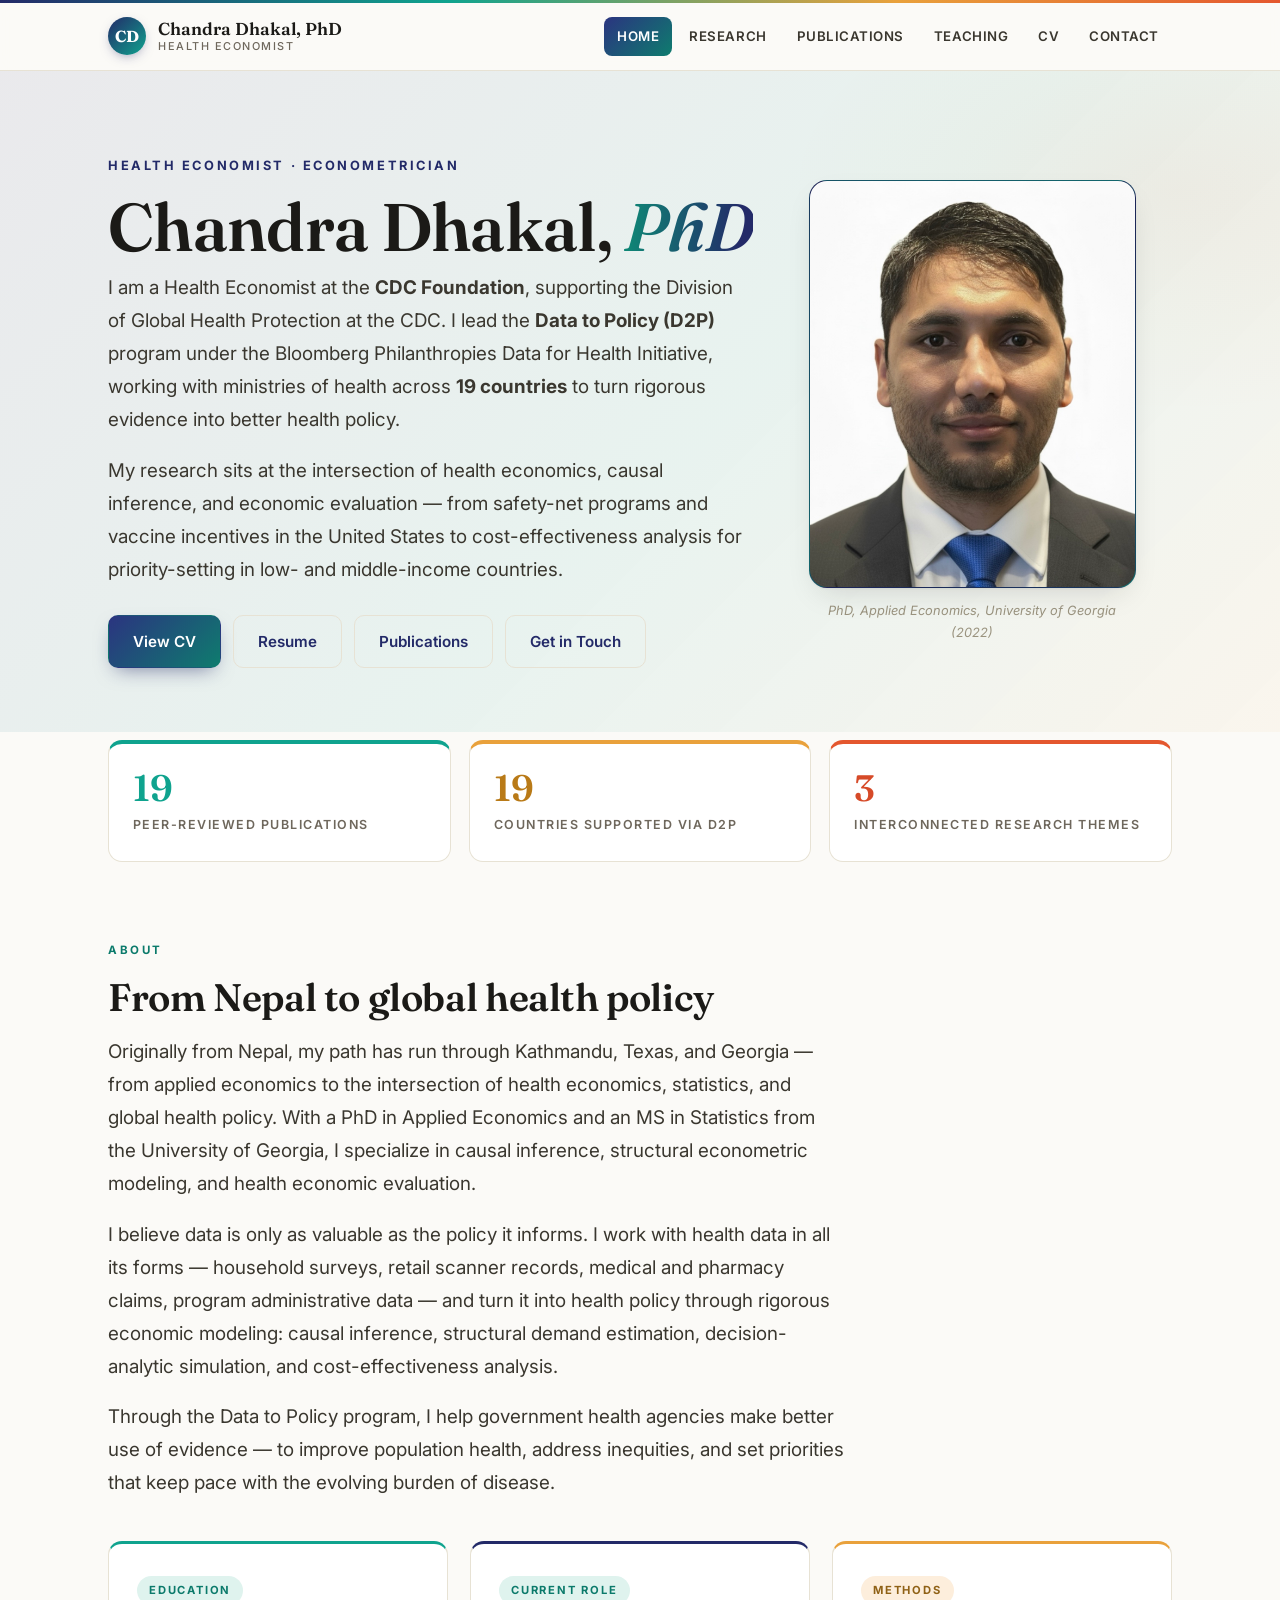
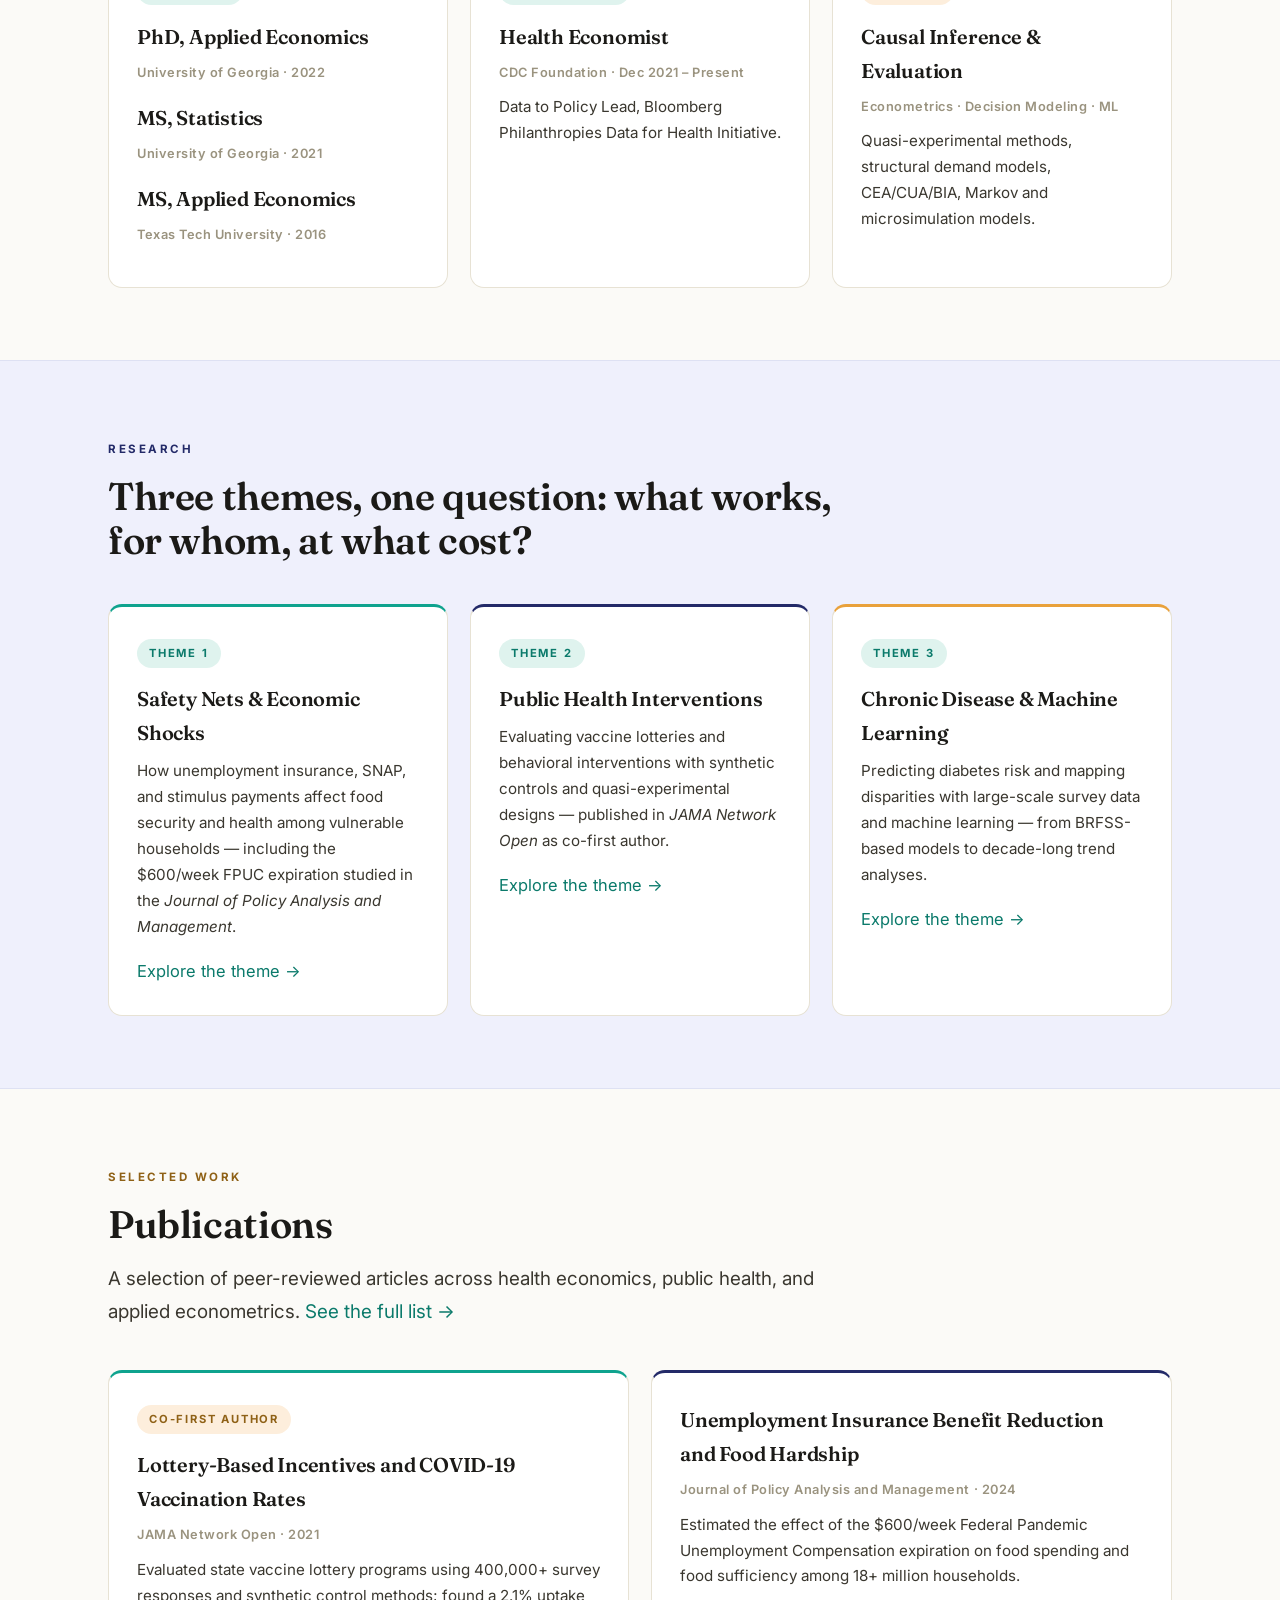
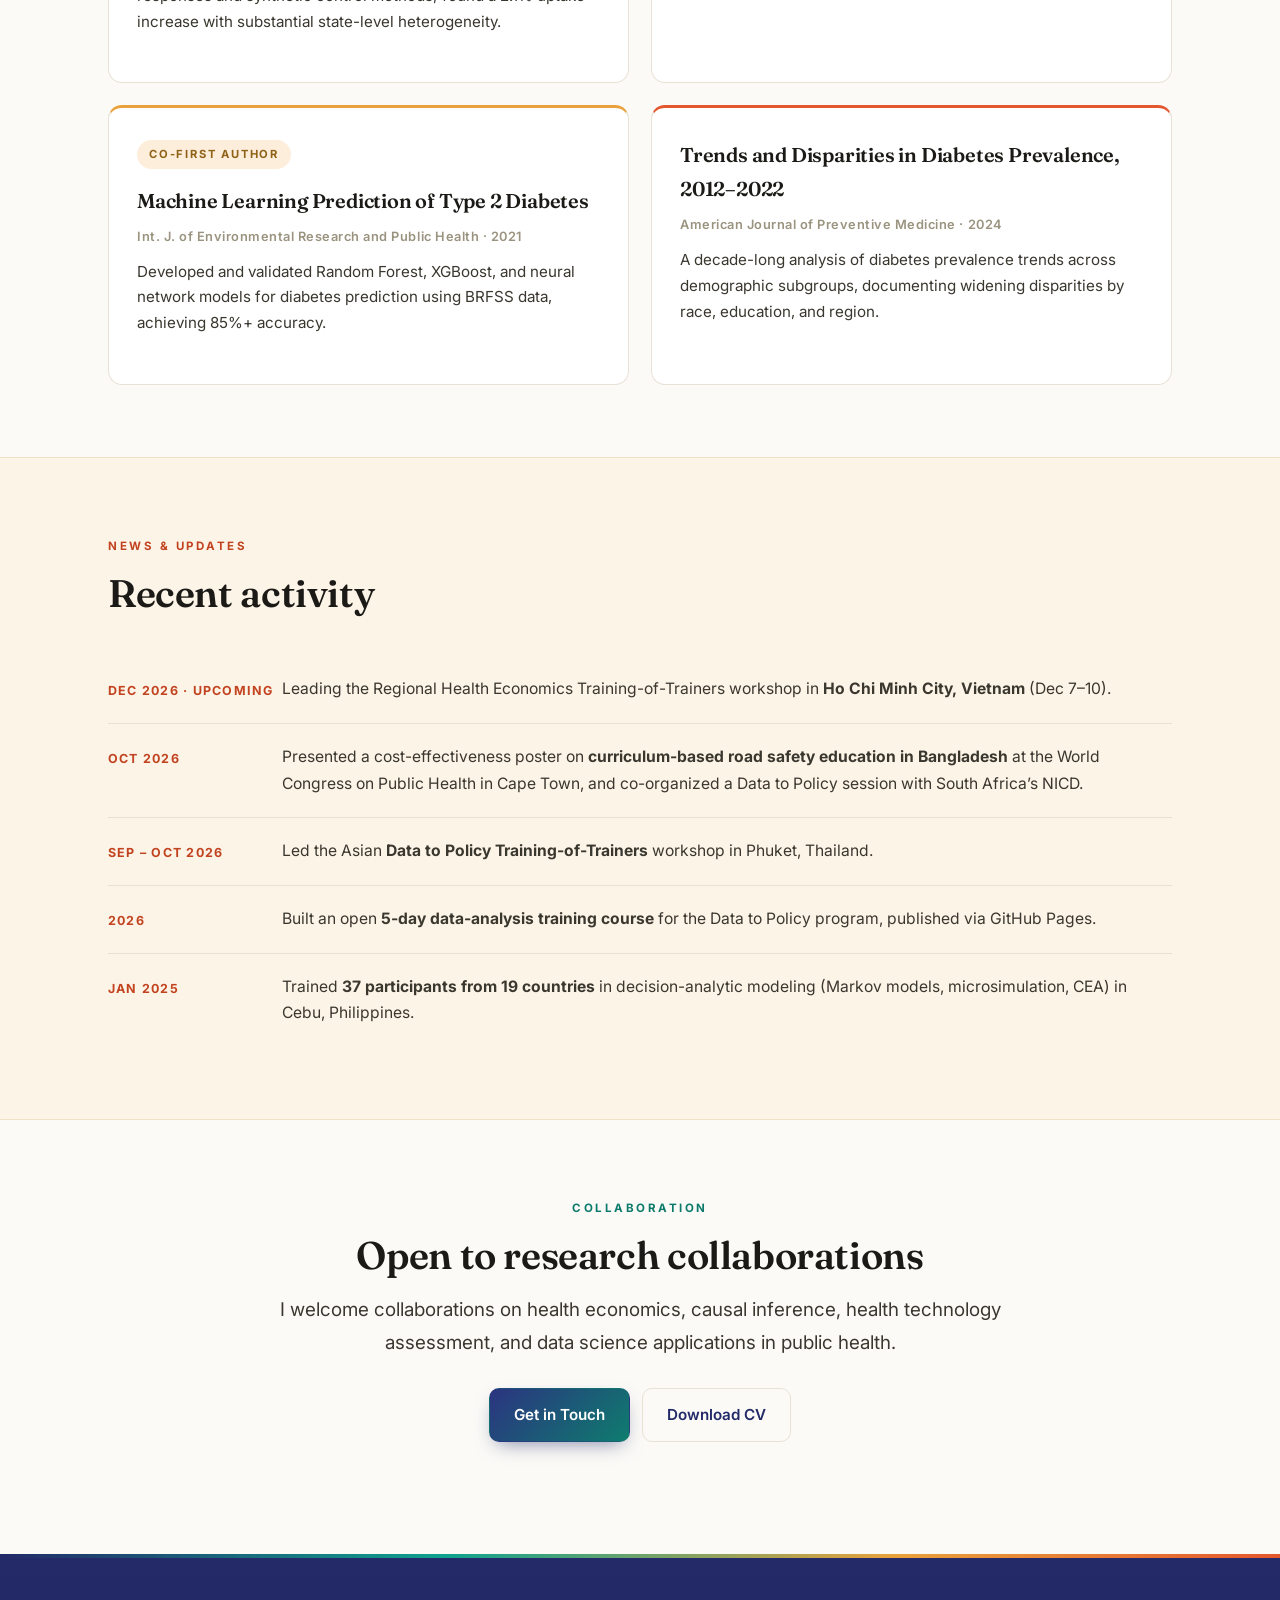
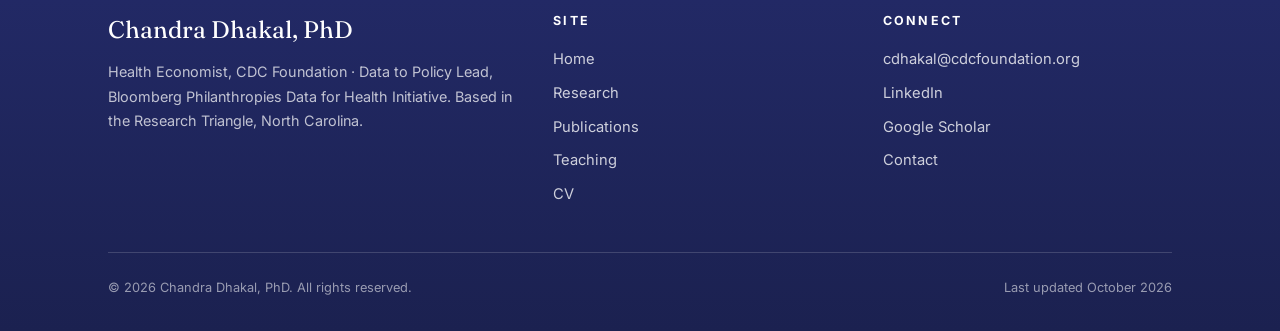
<file: index.html>
<!DOCTYPE html>
<html lang="en">
<head>
  <meta charset="UTF-8">
  <meta name="viewport" content="width=device-width, initial-scale=1.0">
  <title>Chandra Dhakal, PhD — Health Economist</title>
  <meta name="description" content="Chandra Dhakal, PhD is a Health Economist at the CDC Foundation leading the Data to Policy program. Research in health economics, causal inference, and economic evaluation.">
  <link rel="stylesheet" href="style.css">
</head>
<body>

<header class="site-header">
  <nav class="nav">
    <a class="brand" href="index.html">
      <span class="brand-mark">CD</span>
      <span class="brand-name">Chandra Dhakal, PhD<span class="brand-sub">Health Economist</span></span>
    </a>
    <button class="nav-toggle" aria-label="Menu">&#9776;</button>
    <div class="nav-links">
      <a href="index.html" class="active">Home</a>
      <a href="research.html">Research</a>
      <a href="publications.html">Publications</a>
      <a href="teaching.html">Teaching</a>
      <a href="cv.html">CV</a>
      <a href="contact.html">Contact</a>
    </div>
  </nav>
</header>

<!-- HERO -->
<section class="hero">
  <div class="wrap hero-grid">
    <div>
      <div class="hero-role">Health Economist &middot; Econometrician</div>
      <h1><span class="nowrap">Chandra Dhakal, <span class="accent">PhD</span></span></h1>
      <p class="lede">
        I am a Health Economist at the <strong>CDC Foundation</strong>, supporting the Division of
        Global Health Protection at the CDC. I lead the <strong>Data to Policy (D2P)</strong> program
        under the Bloomberg Philanthropies Data for Health Initiative, working with ministries of
        health across <strong>19 countries</strong> to turn rigorous evidence into better health policy.
      </p>
      <p class="lede">
        My research sits at the intersection of health economics, causal inference, and economic
        evaluation &mdash; from safety-net programs and vaccine incentives in the United States to
        cost-effectiveness analysis for priority-setting in low- and middle-income countries.
      </p>
      <div class="hero-actions">
        <a class="btn btn-primary" href="cv.html">View CV</a>
        <a class="btn btn-ghost" href="Chandra_Dhakal_Resume.pdf">Resume</a>
        <a class="btn btn-ghost" href="publications.html">Publications</a>
        <a class="btn btn-ghost" href="contact.html">Get in Touch</a>
      </div>
    </div>
    <div>
      <div class="portrait-frame">
        <img src="headshot.jpg" alt="Portrait of Chandra Dhakal, PhD">
      </div>
      <div class="portrait-caption">PhD, Applied Economics, University of Georgia (2022)</div>
    </div>
  </div>
</section>

<!-- STATS -->
<section>
  <div class="wrap">
    <div class="stats reveal">
      <div class="stat">
        <div class="stat-num">19</div>
        <div class="stat-label">Peer-Reviewed Publications</div>
      </div>
      <div class="stat">
        <div class="stat-num">19</div>
        <div class="stat-label">Countries Supported via D2P</div>
      </div>
      <div class="stat">
        <div class="stat-num">3</div>
        <div class="stat-label">Interconnected Research Themes</div>
      </div>
    </div>
  </div>
</section>

<!-- ABOUT -->
<section class="section">
  <div class="wrap">
    <div class="section-head reveal">
      <span class="kicker kicker-teal">About</span>
      <h2>From Nepal to global health policy</h2>
      <p class="lede">
        Originally from Nepal, my path has run through Kathmandu, Texas, and Georgia &mdash; from
        applied economics to the intersection of health economics, statistics, and global health
        policy. With a PhD in Applied Economics and an MS in Statistics from the University of
        Georgia, I specialize in causal inference, structural econometric modeling, and health
        economic evaluation.
      </p>
      <p class="lede">
        I believe data is only as valuable as the policy it informs. I work with health data in
        all its forms &mdash; household surveys, retail scanner records, medical and pharmacy claims,
        program administrative data &mdash; and turn it into health policy through rigorous economic
        modeling: causal inference, structural demand estimation, decision-analytic simulation, and
        cost-effectiveness analysis.
      </p>
      <p class="lede">
        Through the Data to Policy program, I help government health agencies make better use of
        evidence &mdash; to improve population health, address inequities, and set priorities that keep
        pace with the evolving burden of disease.
      </p>
    </div>
    <div class="cards three">
      <div class="card reveal">
        <span class="tag">Education</span>
        <h3>PhD, Applied Economics</h3>
        <p class="meta">University of Georgia &middot; 2022</p>
        <h3 style="margin-top:1.1rem;">MS, Statistics</h3>
        <p class="meta">University of Georgia &middot; 2021</p>
        <h3 style="margin-top:1.1rem;">MS, Applied Economics</h3>
        <p class="meta">Texas Tech University &middot; 2016</p>
      </div>
      <div class="card reveal">
        <span class="tag">Current Role</span>
        <h3>Health Economist</h3>
        <p class="meta">CDC Foundation &middot; Dec 2021 &ndash; Present</p>
        <p>Data to Policy Lead, Bloomberg Philanthropies Data for Health Initiative.</p>
      </div>
      <div class="card reveal">
        <span class="tag gold">Methods</span>
        <h3>Causal Inference &amp; Evaluation</h3>
        <p class="meta">Econometrics &middot; Decision Modeling &middot; ML</p>
        <p>Quasi-experimental methods, structural demand models, CEA/CUA/BIA, Markov and microsimulation models.</p>
      </div>
    </div>
  </div>
</section>

<!-- RESEARCH PREVIEW -->
<section class="section alt">
  <div class="wrap">
    <div class="section-head reveal">
      <span class="kicker kicker-indigo">Research</span>
      <h2>Three themes, one question: what works, for whom, at what cost?</h2>
    </div>
    <div class="cards three">
      <div class="card reveal">
        <span class="tag">Theme 1</span>
        <h3>Safety Nets &amp; Economic Shocks</h3>
        <p>How unemployment insurance, SNAP, and stimulus payments affect food security and health among vulnerable households &mdash; including the $600/week FPUC expiration studied in the <em>Journal of Policy Analysis and Management</em>.</p>
        <a href="research.html">Explore the theme &rarr;</a>
      </div>
      <div class="card reveal">
        <span class="tag">Theme 2</span>
        <h3>Public Health Interventions</h3>
        <p>Evaluating vaccine lotteries and behavioral interventions with synthetic controls and quasi-experimental designs &mdash; published in <em>JAMA Network Open</em> as co-first author.</p>
        <a href="research.html">Explore the theme &rarr;</a>
      </div>
      <div class="card reveal">
        <span class="tag">Theme 3</span>
        <h3>Chronic Disease &amp; Machine Learning</h3>
        <p>Predicting diabetes risk and mapping disparities with large-scale survey data and machine learning &mdash; from BRFSS-based models to decade-long trend analyses.</p>
        <a href="research.html">Explore the theme &rarr;</a>
      </div>
    </div>
  </div>
</section>

<!-- SELECTED PUBLICATIONS -->
<section class="section">
  <div class="wrap">
    <div class="section-head reveal">
      <span class="kicker kicker-amber">Selected Work</span>
      <h2>Publications</h2>
      <p class="lede">A selection of peer-reviewed articles across health economics, public health, and applied econometrics. <a href="publications.html">See the full list &rarr;</a></p>
    </div>
    <div class="cards two">
      <div class="card reveal">
        <span class="tag gold">Co-First Author</span>
        <h3>Lottery-Based Incentives and COVID-19 Vaccination Rates</h3>
        <p class="meta">JAMA Network Open &middot; 2021</p>
        <p>Evaluated state vaccine lottery programs using 400,000+ survey responses and synthetic control methods; found a 2.1% uptake increase with substantial state-level heterogeneity.</p>
      </div>
      <div class="card reveal">
        <h3>Unemployment Insurance Benefit Reduction and Food Hardship</h3>
        <p class="meta">Journal of Policy Analysis and Management &middot; 2024</p>
        <p>Estimated the effect of the $600/week Federal Pandemic Unemployment Compensation expiration on food spending and food sufficiency among 18+ million households.</p>
      </div>
      <div class="card reveal">
        <span class="tag gold">Co-First Author</span>
        <h3>Machine Learning Prediction of Type 2 Diabetes</h3>
        <p class="meta">Int. J. of Environmental Research and Public Health &middot; 2021</p>
        <p>Developed and validated Random Forest, XGBoost, and neural network models for diabetes prediction using BRFSS data, achieving 85%+ accuracy.</p>
      </div>
      <div class="card reveal">
        <h3>Trends and Disparities in Diabetes Prevalence, 2012&ndash;2022</h3>
        <p class="meta">American Journal of Preventive Medicine &middot; 2024</p>
        <p>A decade-long analysis of diabetes prevalence trends across demographic subgroups, documenting widening disparities by race, education, and region.</p>
      </div>
    </div>
  </div>
</section>

<!-- NEWS -->
<section class="section alt alt-peach">
  <div class="wrap">
    <div class="section-head reveal">
      <span class="kicker kicker-coral">News &amp; Updates</span>
      <h2>Recent activity</h2>
    </div>
    <ul class="news-list reveal">
      <li>
        <span class="news-date">Dec 2026 &middot; Upcoming</span>
        <p>Leading the Regional Health Economics Training-of-Trainers workshop in <strong>Ho Chi Minh City, Vietnam</strong> (Dec 7&ndash;10).</p>
      </li>
      <li>
        <span class="news-date">Oct 2026</span>
        <p>Presented a cost-effectiveness poster on <strong>curriculum-based road safety education in Bangladesh</strong> at the World Congress on Public Health in Cape Town, and co-organized a Data to Policy session with South Africa&rsquo;s NICD.</p>
      </li>
      <li>
        <span class="news-date">Sep &ndash; Oct 2026</span>
        <p>Led the Asian <strong>Data to Policy Training-of-Trainers</strong> workshop in Phuket, Thailand.</p>
      </li>
      <li>
        <span class="news-date">2026</span>
        <p>Built an open <strong>5-day data-analysis training course</strong> for the Data to Policy program, published via GitHub Pages.</p>
      </li>
      <li>
        <span class="news-date">Jan 2025</span>
        <p>Trained <strong>37 participants from 19 countries</strong> in decision-analytic modeling (Markov models, microsimulation, CEA) in Cebu, Philippines.</p>
      </li>
    </ul>
  </div>
</section>

<!-- CTA -->
<section class="section">
  <div class="wrap" style="text-align:center;">
    <div class="reveal">
      <span class="kicker kicker-teal">Collaboration</span>
      <h2>Open to research collaborations</h2>
      <p class="lede" style="margin:0 auto 1.8rem;">I welcome collaborations on health economics, causal inference, health technology assessment, and data science applications in public health.</p>
      <div class="hero-actions" style="justify-content:center;">
        <a class="btn btn-primary" href="contact.html">Get in Touch</a>
        <a class="btn btn-ghost" href="Chandra_Dhakal_CV.pdf">Download CV</a>
      </div>
    </div>
  </div>
</section>

<footer class="site-footer">
  <div class="wrap">
    <div class="footer-grid">
      <div>
        <div class="footer-brand">Chandra Dhakal, PhD</div>
        <p class="footer-note">Health Economist, CDC Foundation &middot; Data to Policy Lead, Bloomberg Philanthropies Data for Health Initiative. Based in the Research Triangle, North Carolina.</p>
      </div>
      <div>
        <h4>Site</h4>
        <ul class="footer-list">
          <li><a href="index.html">Home</a></li>
          <li><a href="research.html">Research</a></li>
          <li><a href="publications.html">Publications</a></li>
          <li><a href="teaching.html">Teaching</a></li>
          <li><a href="cv.html">CV</a></li>
        </ul>
      </div>
      <div>
        <h4>Connect</h4>
        <ul class="footer-list">
          <li><a href="mailto:cdhakal@cdcfoundation.org">cdhakal@cdcfoundation.org</a></li>
          <li><a href="https://www.linkedin.com/in/chandra-dhakal" target="_blank" rel="noopener">LinkedIn</a></li>
          <li><a href="https://scholar.google.com/citations?user=TNBfm48AAAAJ&amp;hl=en" target="_blank" rel="noopener">Google Scholar</a></li>
          <li><a href="contact.html">Contact</a></li>
        </ul>
      </div>
    </div>
    <div class="footer-base">
      <span>&copy; <span id="year">2026</span> Chandra Dhakal, PhD. All rights reserved.</span>
      <span>Last updated October 2026</span>
    </div>
  </div>
</footer>

<script src="script.js"></script>
</body>
</html>
</file>
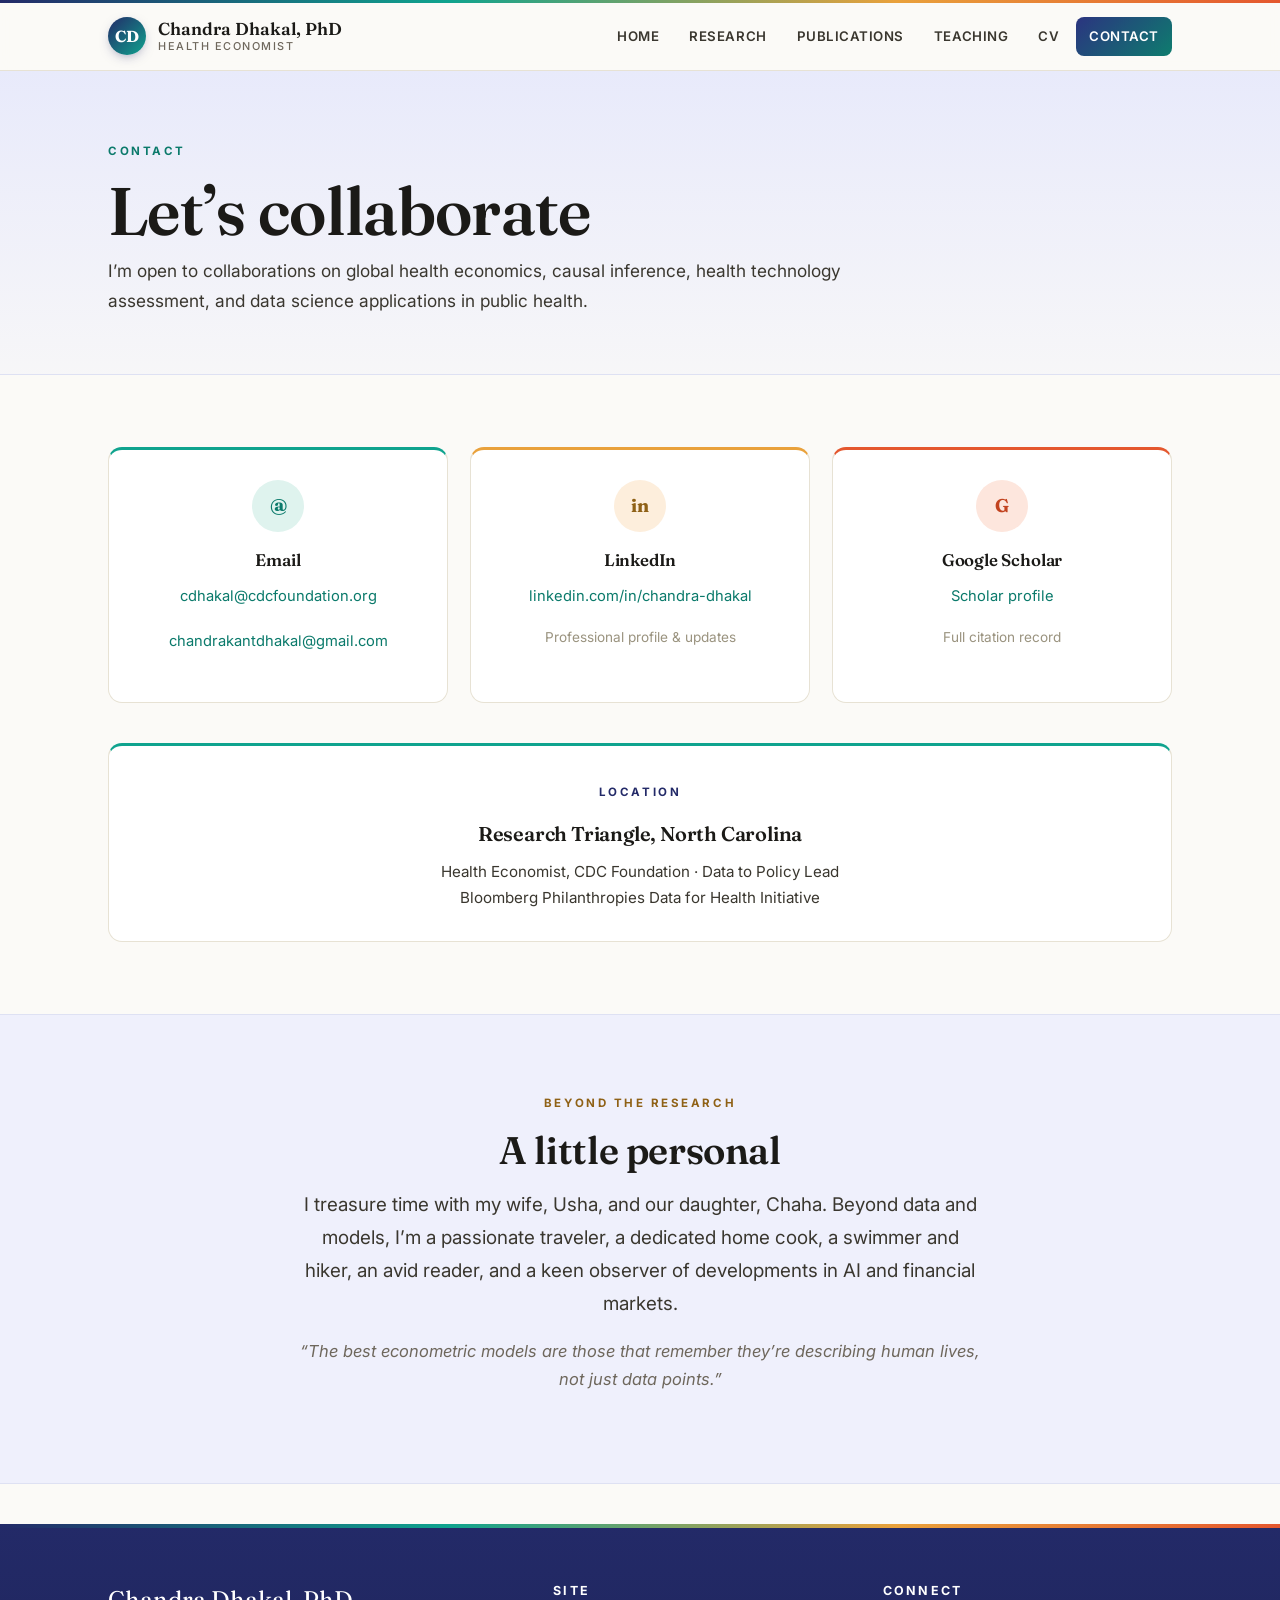
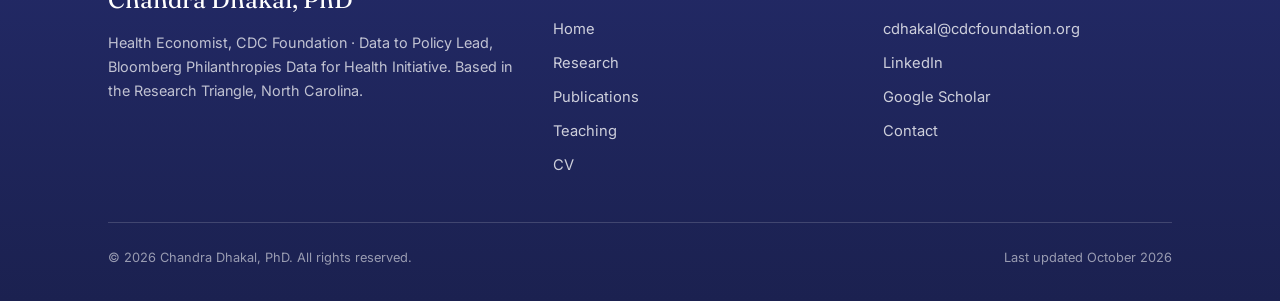
<file: contact.html>
<!DOCTYPE html>
<html lang="en">
<head>
  <meta charset="UTF-8">
  <meta name="viewport" content="width=device-width, initial-scale=1.0">
  <title>Contact — Chandra Dhakal, PhD</title>
  <meta name="description" content="Contact Chandra Dhakal, PhD — Health Economist at the CDC Foundation.">
  <link rel="stylesheet" href="style.css">
</head>
<body>

<header class="site-header">
  <nav class="nav">
    <a class="brand" href="index.html">
      <span class="brand-mark">CD</span>
      <span class="brand-name">Chandra Dhakal, PhD<span class="brand-sub">Health Economist</span></span>
    </a>
    <button class="nav-toggle" aria-label="Menu">&#9776;</button>
    <div class="nav-links">
      <a href="index.html">Home</a>
      <a href="research.html">Research</a>
      <a href="publications.html">Publications</a>
      <a href="teaching.html">Teaching</a>
      <a href="cv.html">CV</a>
      <a href="contact.html" class="active">Contact</a>
    </div>
  </nav>
</header>

<section class="page-hero">
  <div class="wrap">
    <span class="kicker kicker-teal">Contact</span>
    <h1>Let&rsquo;s collaborate</h1>
    <p class="lede">
      I&rsquo;m open to collaborations on global health economics, causal inference, health technology
      assessment, and data science applications in public health.
    </p>
  </div>
</section>

<section class="section">
  <div class="wrap">
    <div class="contact-grid">
      <div class="contact-card reveal">
        <div class="cc-icon">@</div>
        <h3>Email</h3>
        <p><a href="mailto:cdhakal@cdcfoundation.org">cdhakal@cdcfoundation.org</a></p>
        <p><a href="mailto:chandrakantdhakal@gmail.com">chandrakantdhakal@gmail.com</a></p>
      </div>
      <div class="contact-card reveal">
        <div class="cc-icon">in</div>
        <h3>LinkedIn</h3>
        <p><a href="https://www.linkedin.com/in/chandra-dhakal" target="_blank" rel="noopener">linkedin.com/in/chandra-dhakal</a></p>
        <p style="color:var(--faint); font-size:.85rem;">Professional profile &amp; updates</p>
      </div>
      <div class="contact-card reveal">
        <div class="cc-icon">G</div>
        <h3>Google Scholar</h3>
        <p><a href="https://scholar.google.com/citations?user=TNBfm48AAAAJ&amp;hl=en" target="_blank" rel="noopener">Scholar profile</a></p>
        <p style="color:var(--faint); font-size:.85rem;">Full citation record</p>
      </div>
    </div>

    <div class="card reveal" style="margin-top:2.5rem; text-align:center;">
      <span class="kicker kicker-indigo">Location</span>
      <h3>Research Triangle, North Carolina</h3>
      <p style="margin-bottom:0;">Health Economist, CDC Foundation &middot; Data to Policy Lead<br>Bloomberg Philanthropies Data for Health Initiative</p>
    </div>
  </div>
</section>

<!-- Personal note -->
<section class="section alt">
  <div class="wrap" style="max-width:46rem; text-align:center;">
    <div class="reveal">
      <span class="kicker kicker-amber">Beyond the Research</span>
      <h2>A little personal</h2>
      <p class="lede" style="margin-left:auto; margin-right:auto;">
        I treasure time with my wife, Usha, and our daughter, Chaha. Beyond data and models, I&rsquo;m a
        passionate traveler, a dedicated home cook, a swimmer and hiker, an avid reader, and a keen
        observer of developments in AI and financial markets.
      </p>
      <p style="font-style:italic; color:var(--muted);">&ldquo;The best econometric models are those that remember they&rsquo;re describing human lives, not just data points.&rdquo;</p>
    </div>
  </div>
</section>

<footer class="site-footer">
  <div class="wrap">
    <div class="footer-grid">
      <div>
        <div class="footer-brand">Chandra Dhakal, PhD</div>
        <p class="footer-note">Health Economist, CDC Foundation &middot; Data to Policy Lead, Bloomberg Philanthropies Data for Health Initiative. Based in the Research Triangle, North Carolina.</p>
      </div>
      <div>
        <h4>Site</h4>
        <ul class="footer-list">
          <li><a href="index.html">Home</a></li>
          <li><a href="research.html">Research</a></li>
          <li><a href="publications.html">Publications</a></li>
          <li><a href="teaching.html">Teaching</a></li>
          <li><a href="cv.html">CV</a></li>
        </ul>
      </div>
      <div>
        <h4>Connect</h4>
        <ul class="footer-list">
          <li><a href="mailto:cdhakal@cdcfoundation.org">cdhakal@cdcfoundation.org</a></li>
          <li><a href="https://www.linkedin.com/in/chandra-dhakal" target="_blank" rel="noopener">LinkedIn</a></li>
          <li><a href="https://scholar.google.com/citations?user=TNBfm48AAAAJ&amp;hl=en" target="_blank" rel="noopener">Google Scholar</a></li>
          <li><a href="contact.html">Contact</a></li>
        </ul>
      </div>
    </div>
    <div class="footer-base">
      <span>&copy; <span id="year">2026</span> Chandra Dhakal, PhD. All rights reserved.</span>
      <span>Last updated October 2026</span>
    </div>
  </div>
</footer>

<script src="script.js"></script>
</body>
</html>
</file>
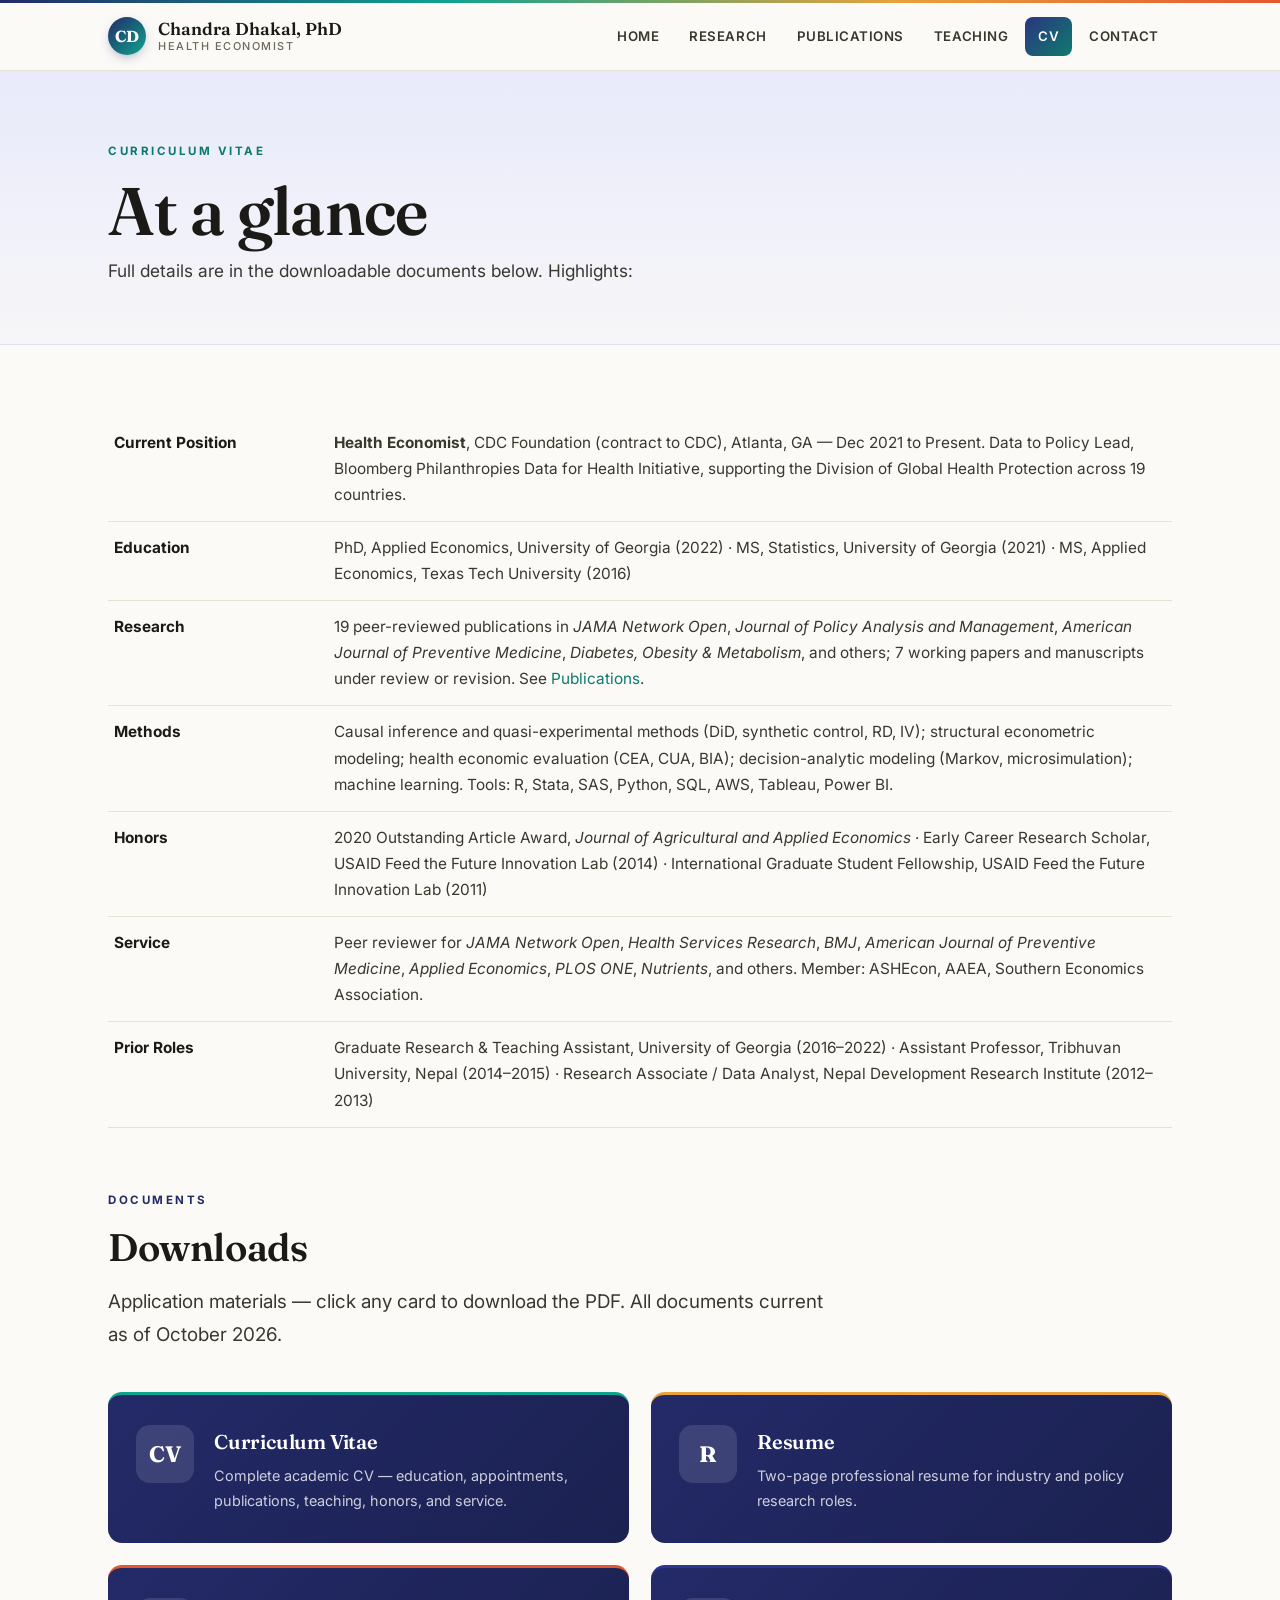
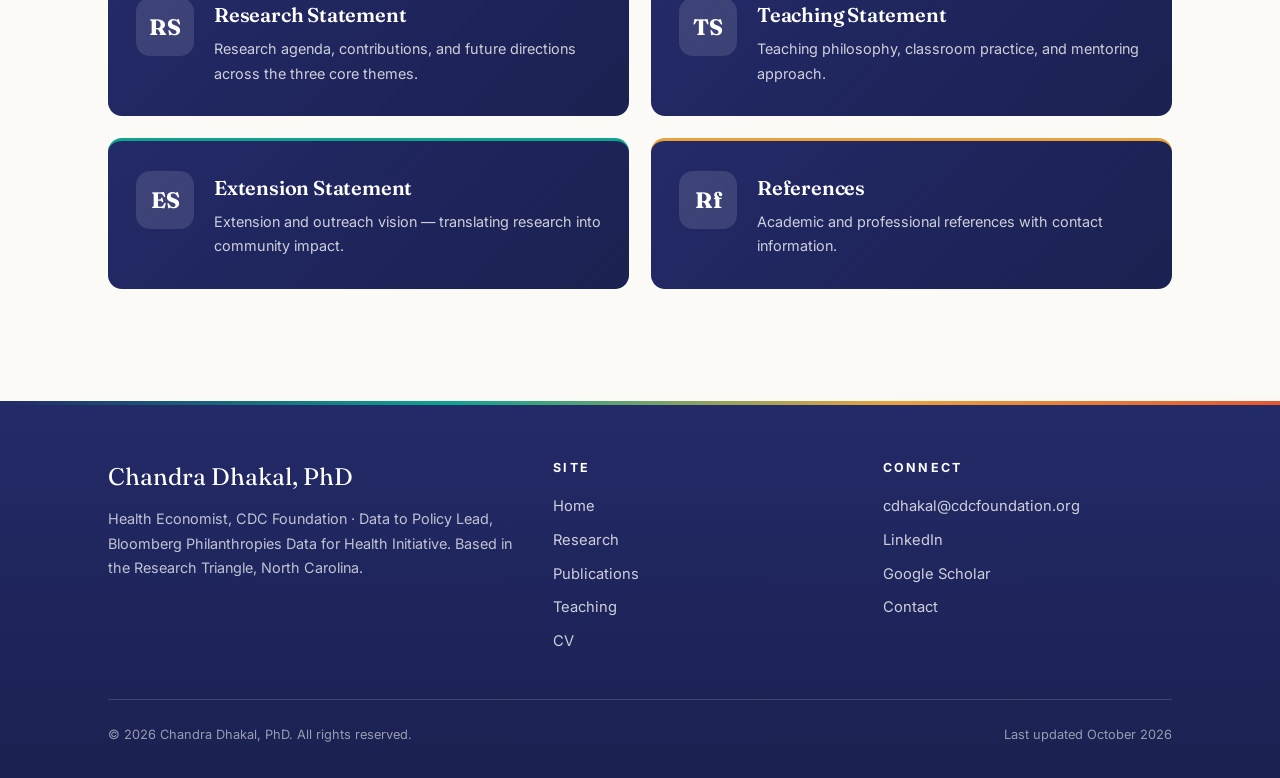
<file: cv.html>
<!DOCTYPE html>
<html lang="en">
<head>
  <meta charset="UTF-8">
  <meta name="viewport" content="width=device-width, initial-scale=1.0">
  <title>CV &amp; Documents — Chandra Dhakal, PhD</title>
  <meta name="description" content="Curriculum vitae, resume, and application documents of Chandra Dhakal, PhD — Health Economist at the CDC Foundation.">
  <link rel="stylesheet" href="style.css">
</head>
<body>

<header class="site-header">
  <nav class="nav">
    <a class="brand" href="index.html">
      <span class="brand-mark">CD</span>
      <span class="brand-name">Chandra Dhakal, PhD<span class="brand-sub">Health Economist</span></span>
    </a>
    <button class="nav-toggle" aria-label="Menu">&#9776;</button>
    <div class="nav-links">
      <a href="index.html">Home</a>
      <a href="research.html">Research</a>
      <a href="publications.html">Publications</a>
      <a href="teaching.html">Teaching</a>
      <a href="cv.html" class="active">CV</a>
      <a href="contact.html">Contact</a>
    </div>
  </nav>
</header>

<section class="page-hero">
  <div class="wrap">
    <span class="kicker kicker-teal">Curriculum Vitae</span>
    <h1>At a glance</h1>
    <p class="lede">Full details are in the downloadable documents below. Highlights:</p>
  </div>
</section>

<section class="section">
  <div class="wrap">
    <table class="fact-table reveal">
      <tr>
        <td>Current Position</td>
        <td><strong>Health Economist</strong>, CDC Foundation (contract to CDC), Atlanta, GA &mdash; Dec 2021 to Present. Data to Policy Lead, Bloomberg Philanthropies Data for Health Initiative, supporting the Division of Global Health Protection across 19 countries.</td>
      </tr>
      <tr>
        <td>Education</td>
        <td>PhD, Applied Economics, University of Georgia (2022) &middot; MS, Statistics, University of Georgia (2021) &middot; MS, Applied Economics, Texas Tech University (2016)</td>
      </tr>
      <tr>
        <td>Research</td>
        <td>19 peer-reviewed publications in <em>JAMA Network Open</em>, <em>Journal of Policy Analysis and Management</em>, <em>American Journal of Preventive Medicine</em>, <em>Diabetes, Obesity &amp; Metabolism</em>, and others; 7 working papers and manuscripts under review or revision. See <a href="publications.html">Publications</a>.</td>
      </tr>
      <tr>
        <td>Methods</td>
        <td>Causal inference and quasi-experimental methods (DiD, synthetic control, RD, IV); structural econometric modeling; health economic evaluation (CEA, CUA, BIA); decision-analytic modeling (Markov, microsimulation); machine learning. Tools: R, Stata, SAS, Python, SQL, AWS, Tableau, Power BI.</td>
      </tr>
      <tr>
        <td>Honors</td>
        <td>2020 Outstanding Article Award, <em>Journal of Agricultural and Applied Economics</em> &middot; Early Career Research Scholar, USAID Feed the Future Innovation Lab (2014) &middot; International Graduate Student Fellowship, USAID Feed the Future Innovation Lab (2011)</td>
      </tr>
      <tr>
        <td>Service</td>
        <td>Peer reviewer for <em>JAMA Network Open</em>, <em>Health Services Research</em>, <em>BMJ</em>, <em>American Journal of Preventive Medicine</em>, <em>Applied Economics</em>, <em>PLOS ONE</em>, <em>Nutrients</em>, and others. Member: ASHEcon, AAEA, Southern Economics Association.</td>
      </tr>
      <tr>
        <td>Prior Roles</td>
        <td>Graduate Research &amp; Teaching Assistant, University of Georgia (2016&ndash;2022) &middot; Assistant Professor, Tribhuvan University, Nepal (2014&ndash;2015) &middot; Research Associate / Data Analyst, Nepal Development Research Institute (2012&ndash;2013)</td>
      </tr>
    </table>

    <div class="section-head reveal" style="margin-top:3.5rem;">
      <span class="kicker kicker-indigo">Documents</span>
      <h2>Downloads</h2>
      <p class="lede">Application materials &mdash; click any card to download the PDF. All documents current as of October 2026.</p>
    </div>
    <div class="doc-grid">
      <a class="doc-card reveal" href="Chandra_Dhakal_CV.pdf" download>
        <div class="doc-icon">CV</div>
        <div>
          <h3>Curriculum Vitae</h3>
          <p>Complete academic CV &mdash; education, appointments, publications, teaching, honors, and service.</p>
        </div>
      </a>
      <a class="doc-card reveal" href="Chandra_Dhakal_Resume.pdf" download>
        <div class="doc-icon">R</div>
        <div>
          <h3>Resume</h3>
          <p>Two-page professional resume for industry and policy research roles.</p>
        </div>
      </a>
      <a class="doc-card reveal" href="Research_Statement.pdf" download>
        <div class="doc-icon">RS</div>
        <div>
          <h3>Research Statement</h3>
          <p>Research agenda, contributions, and future directions across the three core themes.</p>
        </div>
      </a>
      <a class="doc-card reveal" href="Teaching_Statement.pdf" download>
        <div class="doc-icon">TS</div>
        <div>
          <h3>Teaching Statement</h3>
          <p>Teaching philosophy, classroom practice, and mentoring approach.</p>
        </div>
      </a>
      <a class="doc-card reveal" href="Extension_Statement.pdf" download>
        <div class="doc-icon">ES</div>
        <div>
          <h3>Extension Statement</h3>
          <p>Extension and outreach vision &mdash; translating research into community impact.</p>
        </div>
      </a>
      <a class="doc-card reveal" href="References.pdf" download>
        <div class="doc-icon">Rf</div>
        <div>
          <h3>References</h3>
          <p>Academic and professional references with contact information.</p>
        </div>
      </a>
    </div>
  </div>
</section>

<footer class="site-footer">
  <div class="wrap">
    <div class="footer-grid">
      <div>
        <div class="footer-brand">Chandra Dhakal, PhD</div>
        <p class="footer-note">Health Economist, CDC Foundation &middot; Data to Policy Lead, Bloomberg Philanthropies Data for Health Initiative. Based in the Research Triangle, North Carolina.</p>
      </div>
      <div>
        <h4>Site</h4>
        <ul class="footer-list">
          <li><a href="index.html">Home</a></li>
          <li><a href="research.html">Research</a></li>
          <li><a href="publications.html">Publications</a></li>
          <li><a href="teaching.html">Teaching</a></li>
          <li><a href="cv.html">CV</a></li>
        </ul>
      </div>
      <div>
        <h4>Connect</h4>
        <ul class="footer-list">
          <li><a href="mailto:cdhakal@cdcfoundation.org">cdhakal@cdcfoundation.org</a></li>
          <li><a href="https://www.linkedin.com/in/chandra-dhakal" target="_blank" rel="noopener">LinkedIn</a></li>
          <li><a href="https://scholar.google.com/citations?user=TNBfm48AAAAJ&amp;hl=en" target="_blank" rel="noopener">Google Scholar</a></li>
          <li><a href="contact.html">Contact</a></li>
        </ul>
      </div>
    </div>
    <div class="footer-base">
      <span>&copy; <span id="year">2026</span> Chandra Dhakal, PhD. All rights reserved.</span>
      <span>Last updated October 2026</span>
    </div>
  </div>
</footer>

<script src="script.js"></script>
</body>
</html>
</file>
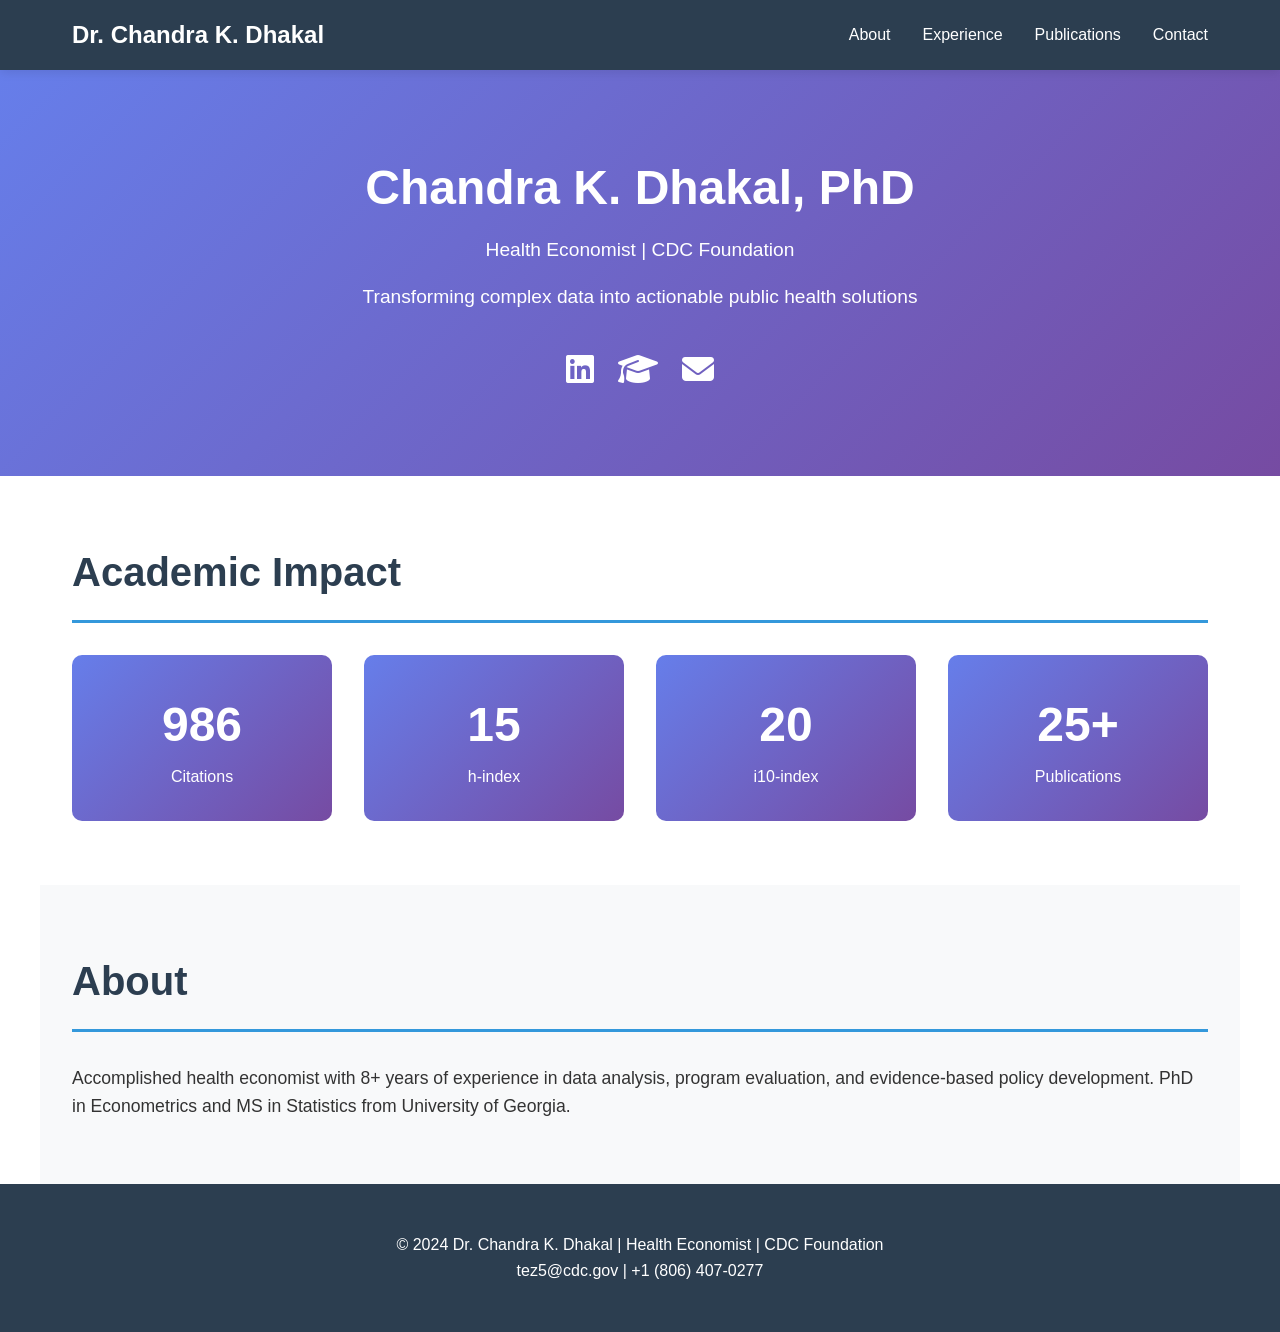
<file: index (1).html>
<!DOCTYPE html>
<html lang="en">
<head>
    <meta charset="UTF-8">
    <meta name="viewport" content="width=device-width, initial-scale=1.0">
    <title>Dr. Chandra K. Dhakal - Health Economist</title>
    <link rel="stylesheet" href="https://cdnjs.cloudflare.com/ajax/libs/font-awesome/6.4.0/css/all.min.css">
    <style>
        * { margin: 0; padding: 0; box-sizing: border-box; }
        :root {
            --primary: #2c3e50;
            --secondary: #3498db;
            --accent: #e74c3c;
            --light: #f8f9fa;
        }
        body {
            font-family: 'Segoe UI', Tahoma, Geneva, Verdana, sans-serif;
            line-height: 1.6;
            color: #333;
        }
        nav {
            background: var(--primary);
            color: white;
            padding: 1rem 0;
            position: sticky;
            top: 0;
            z-index: 1000;
            box-shadow: 0 2px 10px rgba(0,0,0,0.1);
        }
        nav .container {
            max-width: 1200px;
            margin: 0 auto;
            padding: 0 2rem;
            display: flex;
            justify-content: space-between;
            align-items: center;
            flex-wrap: wrap;
        }
        nav .logo { font-size: 1.5rem; font-weight: 700; }
        nav ul {
            list-style: none;
            display: flex;
            gap: 2rem;
            flex-wrap: wrap;
        }
        nav a {
            color: white;
            text-decoration: none;
            transition: color 0.3s;
        }
        nav a:hover { color: var(--secondary); }
        .hero {
            background: linear-gradient(135deg, #667eea 0%, #764ba2 100%);
            color: white;
            padding: 5rem 2rem;
            text-align: center;
        }
        .hero h1 { font-size: 3rem; margin-bottom: 0.5rem; }
        .hero .credentials { font-size: 1.2rem; margin-bottom: 1rem; }
        .social-links {
            display: flex;
            justify-content: center;
            gap: 1.5rem;
            margin-top: 2rem;
        }
        .social-links a {
            color: white;
            font-size: 2rem;
            transition: transform 0.3s;
        }
        .social-links a:hover { transform: scale(1.2); }
        section {
            padding: 4rem 2rem;
            max-width: 1200px;
            margin: 0 auto;
        }
        section:nth-child(even) { background: var(--light); }
        section h2 {
            color: var(--primary);
            font-size: 2.5rem;
            margin-bottom: 2rem;
            border-bottom: 3px solid var(--secondary);
            padding-bottom: 1rem;
        }
        .stats-grid {
            display: grid;
            grid-template-columns: repeat(auto-fit, minmax(200px, 1fr));
            gap: 2rem;
        }
        .stat-card {
            background: linear-gradient(135deg, #667eea 0%, #764ba2 100%);
            color: white;
            padding: 2rem;
            border-radius: 10px;
            text-align: center;
        }
        .stat-card .number { font-size: 3rem; font-weight: 700; }
        footer {
            background: var(--primary);
            color: white;
            text-align: center;
            padding: 3rem 2rem;
        }
        @media (max-width: 768px) {
            .hero h1 { font-size: 2rem; }
            nav ul { gap: 1rem; }
        }
    </style>
</head>
<body>
    <nav>
        <div class="container">
            <div class="logo">Dr. Chandra K. Dhakal</div>
            <ul>
                <li><a href="#about">About</a></li>
                <li><a href="#experience">Experience</a></li>
                <li><a href="#publications">Publications</a></li>
                <li><a href="#contact">Contact</a></li>
            </ul>
        </div>
    </nav>

    <div class="hero">
        <h1>Chandra K. Dhakal, PhD</h1>
        <div class="credentials">Health Economist | CDC Foundation</div>
        <p style="font-size: 1.2rem; margin: 1rem auto; max-width: 800px;">Transforming complex data into actionable public health solutions</p>
        
        <div class="social-links">
            <a href="https://www.linkedin.com/in/chandra-dhakal" target="_blank" title="LinkedIn"><i class="fab fa-linkedin"></i></a>
            <a href="https://scholar.google.com" target="_blank" title="Google Scholar"><i class="fas fa-graduation-cap"></i></a>
            <a href="mailto:tez5@cdc.gov" title="Email"><i class="fas fa-envelope"></i></a>
        </div>
    </div>

    <section>
        <h2>Academic Impact</h2>
        <div class="stats-grid">
            <div class="stat-card">
                <div class="number">986</div>
                <div class="label">Citations</div>
            </div>
            <div class="stat-card">
                <div class="number">15</div>
                <div class="label">h-index</div>
            </div>
            <div class="stat-card">
                <div class="number">20</div>
                <div class="label">i10-index</div>
            </div>
            <div class="stat-card">
                <div class="number">25+</div>
                <div class="label">Publications</div>
            </div>
        </div>
    </section>

    <section id="about" style="background: var(--light);">
        <h2>About</h2>
        <p style="font-size: 1.1rem;">Accomplished health economist with 8+ years of experience in data analysis, program evaluation, and evidence-based policy development. PhD in Econometrics and MS in Statistics from University of Georgia.</p>
    </section>

    <footer>
        <p>&copy; 2024 Dr. Chandra K. Dhakal | Health Economist | CDC Foundation</p>
        <p>tez5@cdc.gov | +1 (806) 407-0277</p>
    </footer>

    <script>
        document.querySelectorAll('a[href^="#"]').forEach(anchor => {
            anchor.addEventListener('click', function (e) {
                e.preventDefault();
                document.querySelector(this.getAttribute('href')).scrollIntoView({ behavior: 'smooth' });
            });
        });
    </script>
</body>
</html>
</file>
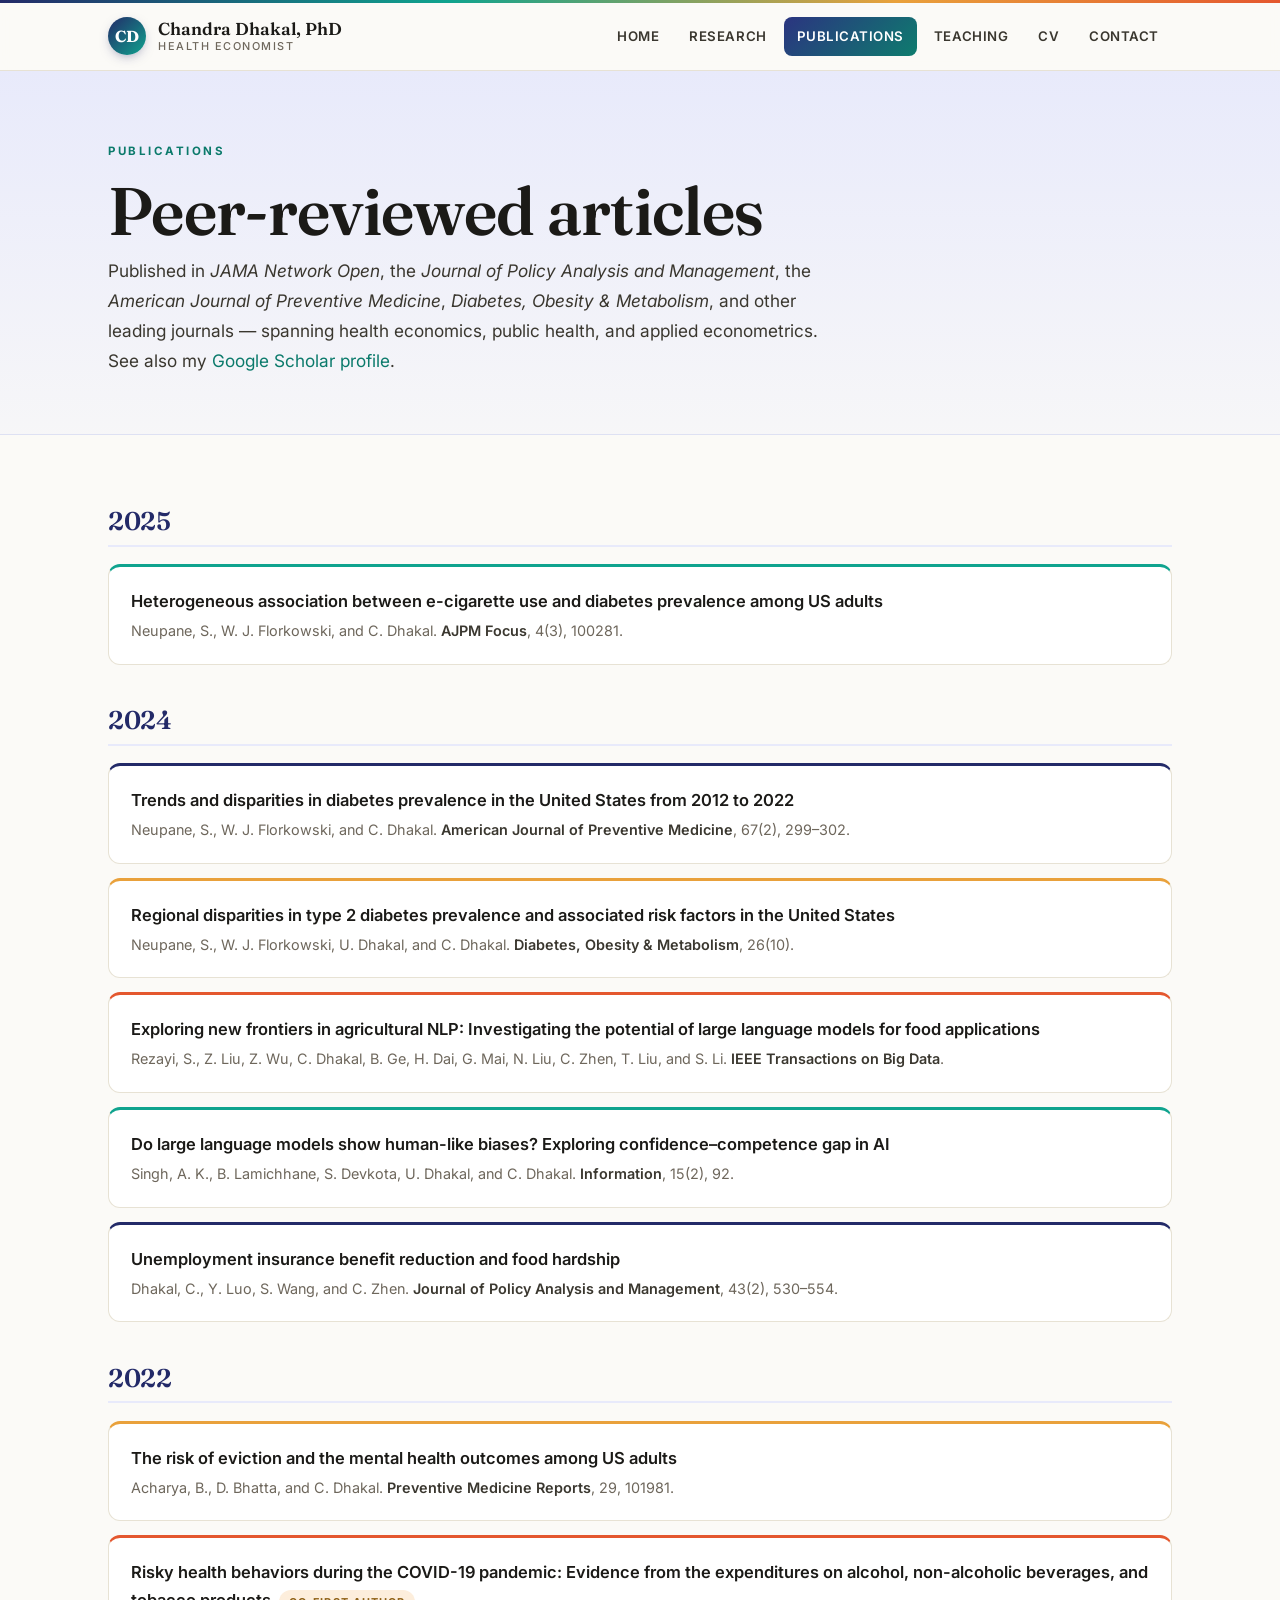
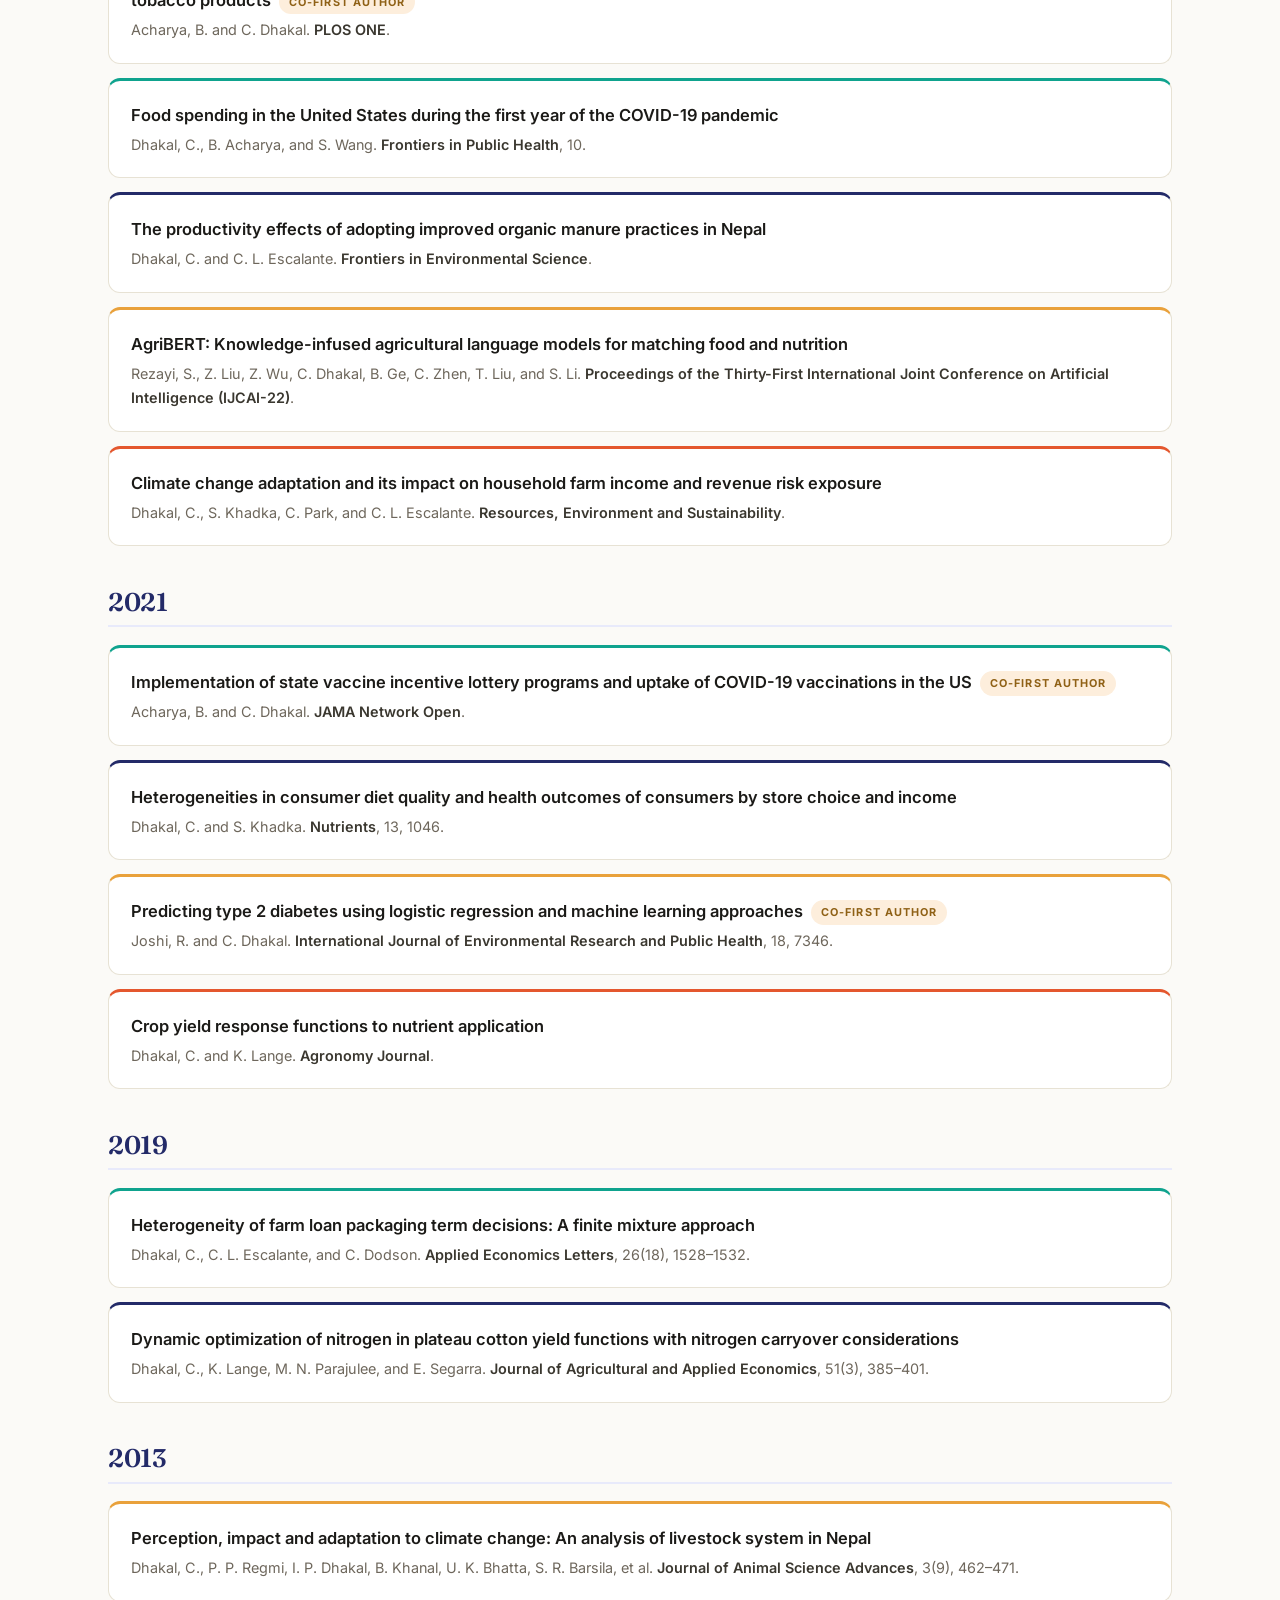
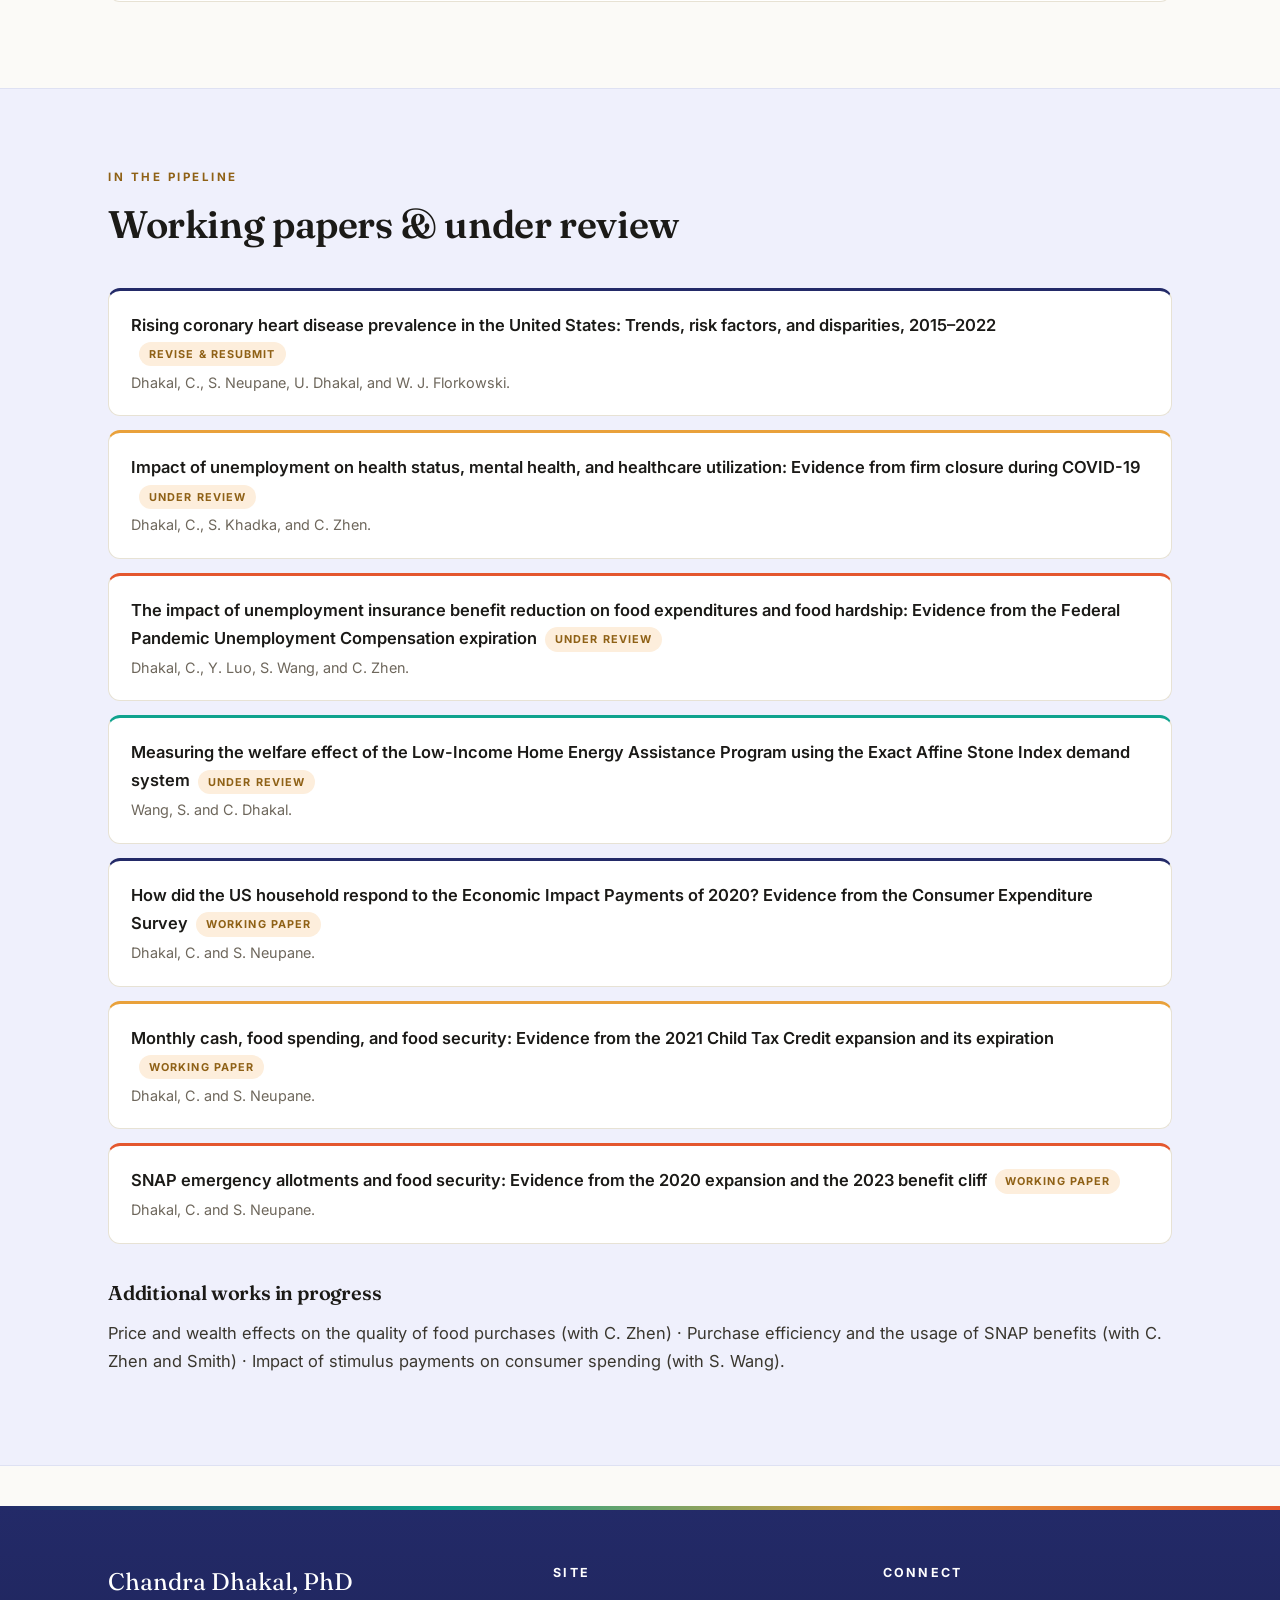
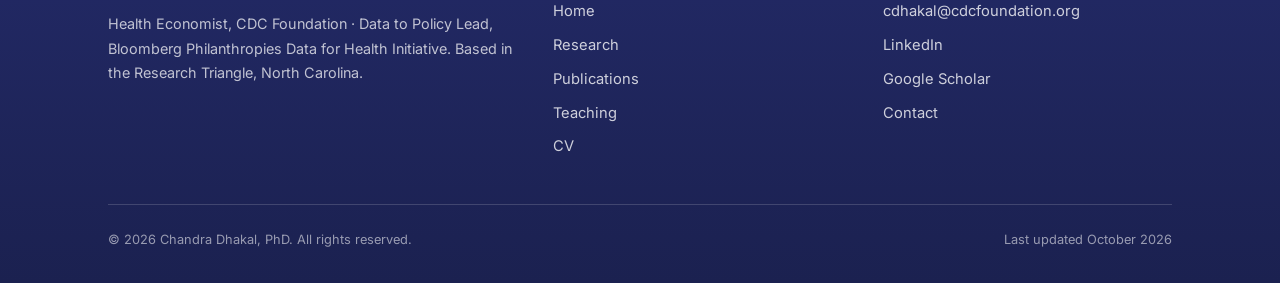
<file: publications.html>
<!DOCTYPE html>
<html lang="en">
<head>
  <meta charset="UTF-8">
  <meta name="viewport" content="width=device-width, initial-scale=1.0">
  <title>Publications — Chandra Dhakal, PhD</title>
  <meta name="description" content="Peer-reviewed publications and working papers of Chandra Dhakal, PhD in health economics, public health, and applied econometrics.">
  <link rel="stylesheet" href="style.css">
</head>
<body>

<header class="site-header">
  <nav class="nav">
    <a class="brand" href="index.html">
      <span class="brand-mark">CD</span>
      <span class="brand-name">Chandra Dhakal, PhD<span class="brand-sub">Health Economist</span></span>
    </a>
    <button class="nav-toggle" aria-label="Menu">&#9776;</button>
    <div class="nav-links">
      <a href="index.html">Home</a>
      <a href="research.html">Research</a>
      <a href="publications.html" class="active">Publications</a>
      <a href="teaching.html">Teaching</a>
      <a href="cv.html">CV</a>
      <a href="contact.html">Contact</a>
    </div>
  </nav>
</header>

<section class="page-hero">
  <div class="wrap">
    <span class="kicker kicker-teal">Publications</span>
    <h1>Peer-reviewed articles</h1>
    <p class="lede">
      Published in <em>JAMA Network Open</em>, the <em>Journal of Policy Analysis and Management</em>,
      the <em>American Journal of Preventive Medicine</em>, <em>Diabetes, Obesity &amp; Metabolism</em>,
      and other leading journals &mdash; spanning health economics, public health, and applied econometrics.
      See also my <a href="https://scholar.google.com/citations?user=TNBfm48AAAAJ&amp;hl=en" target="_blank" rel="noopener">Google Scholar profile</a>.
    </p>
  </div>
</section>

<section class="section">
  <div class="wrap">

    <h2 class="pub-year">2025</h2>
    <div class="pub reveal">
      <div class="pub-title">Heterogeneous association between e-cigarette use and diabetes prevalence among US adults</div>
      <p class="pub-cite">Neupane, S., W. J. Florkowski, and C. Dhakal. <em>AJPM Focus</em>, 4(3), 100281.</p>
    </div>

    <h2 class="pub-year">2024</h2>
    <div class="pub reveal">
      <div class="pub-title">Trends and disparities in diabetes prevalence in the United States from 2012 to 2022</div>
      <p class="pub-cite">Neupane, S., W. J. Florkowski, and C. Dhakal. <em>American Journal of Preventive Medicine</em>, 67(2), 299&ndash;302.</p>
    </div>
    <div class="pub reveal">
      <div class="pub-title">Regional disparities in type 2 diabetes prevalence and associated risk factors in the United States</div>
      <p class="pub-cite">Neupane, S., W. J. Florkowski, U. Dhakal, and C. Dhakal. <em>Diabetes, Obesity &amp; Metabolism</em>, 26(10).</p>
    </div>
    <div class="pub reveal">
      <div class="pub-title">Exploring new frontiers in agricultural NLP: Investigating the potential of large language models for food applications</div>
      <p class="pub-cite">Rezayi, S., Z. Liu, Z. Wu, C. Dhakal, B. Ge, H. Dai, G. Mai, N. Liu, C. Zhen, T. Liu, and S. Li. <em>IEEE Transactions on Big Data</em>.</p>
    </div>
    <div class="pub reveal">
      <div class="pub-title">Do large language models show human-like biases? Exploring confidence&ndash;competence gap in AI</div>
      <p class="pub-cite">Singh, A. K., B. Lamichhane, S. Devkota, U. Dhakal, and C. Dhakal. <em>Information</em>, 15(2), 92.</p>
    </div>
    <div class="pub reveal">
      <div class="pub-title">Unemployment insurance benefit reduction and food hardship</div>
      <p class="pub-cite">Dhakal, C., Y. Luo, S. Wang, and C. Zhen. <em>Journal of Policy Analysis and Management</em>, 43(2), 530&ndash;554.</p>
    </div>

    <h2 class="pub-year">2022</h2>
    <div class="pub reveal">
      <div class="pub-title">The risk of eviction and the mental health outcomes among US adults</div>
      <p class="pub-cite">Acharya, B., D. Bhatta, and C. Dhakal. <em>Preventive Medicine Reports</em>, 29, 101981.</p>
    </div>
    <div class="pub reveal">
      <div class="pub-title">Risky health behaviors during the COVID-19 pandemic: Evidence from the expenditures on alcohol, non-alcoholic beverages, and tobacco products<span class="badge">Co-first author</span></div>
      <p class="pub-cite">Acharya, B. and C. Dhakal. <em>PLOS ONE</em>.</p>
    </div>
    <div class="pub reveal">
      <div class="pub-title">Food spending in the United States during the first year of the COVID-19 pandemic</div>
      <p class="pub-cite">Dhakal, C., B. Acharya, and S. Wang. <em>Frontiers in Public Health</em>, 10.</p>
    </div>
    <div class="pub reveal">
      <div class="pub-title">The productivity effects of adopting improved organic manure practices in Nepal</div>
      <p class="pub-cite">Dhakal, C. and C. L. Escalante. <em>Frontiers in Environmental Science</em>.</p>
    </div>
    <div class="pub reveal">
      <div class="pub-title">AgriBERT: Knowledge-infused agricultural language models for matching food and nutrition</div>
      <p class="pub-cite">Rezayi, S., Z. Liu, Z. Wu, C. Dhakal, B. Ge, C. Zhen, T. Liu, and S. Li. <em>Proceedings of the Thirty-First International Joint Conference on Artificial Intelligence (IJCAI-22)</em>.</p>
    </div>
    <div class="pub reveal">
      <div class="pub-title">Climate change adaptation and its impact on household farm income and revenue risk exposure</div>
      <p class="pub-cite">Dhakal, C., S. Khadka, C. Park, and C. L. Escalante. <em>Resources, Environment and Sustainability</em>.</p>
    </div>

    <h2 class="pub-year">2021</h2>
    <div class="pub reveal">
      <div class="pub-title">Implementation of state vaccine incentive lottery programs and uptake of COVID-19 vaccinations in the US<span class="badge">Co-first author</span></div>
      <p class="pub-cite">Acharya, B. and C. Dhakal. <em>JAMA Network Open</em>.</p>
    </div>
    <div class="pub reveal">
      <div class="pub-title">Heterogeneities in consumer diet quality and health outcomes of consumers by store choice and income</div>
      <p class="pub-cite">Dhakal, C. and S. Khadka. <em>Nutrients</em>, 13, 1046.</p>
    </div>
    <div class="pub reveal">
      <div class="pub-title">Predicting type 2 diabetes using logistic regression and machine learning approaches<span class="badge">Co-first author</span></div>
      <p class="pub-cite">Joshi, R. and C. Dhakal. <em>International Journal of Environmental Research and Public Health</em>, 18, 7346.</p>
    </div>
    <div class="pub reveal">
      <div class="pub-title">Crop yield response functions to nutrient application</div>
      <p class="pub-cite">Dhakal, C. and K. Lange. <em>Agronomy Journal</em>.</p>
    </div>

    <h2 class="pub-year">2019</h2>
    <div class="pub reveal">
      <div class="pub-title">Heterogeneity of farm loan packaging term decisions: A finite mixture approach</div>
      <p class="pub-cite">Dhakal, C., C. L. Escalante, and C. Dodson. <em>Applied Economics Letters</em>, 26(18), 1528&ndash;1532.</p>
    </div>
    <div class="pub reveal">
      <div class="pub-title">Dynamic optimization of nitrogen in plateau cotton yield functions with nitrogen carryover considerations</div>
      <p class="pub-cite">Dhakal, C., K. Lange, M. N. Parajulee, and E. Segarra. <em>Journal of Agricultural and Applied Economics</em>, 51(3), 385&ndash;401.</p>
    </div>

    <h2 class="pub-year">2013</h2>
    <div class="pub reveal">
      <div class="pub-title">Perception, impact and adaptation to climate change: An analysis of livestock system in Nepal</div>
      <p class="pub-cite">Dhakal, C., P. P. Regmi, I. P. Dhakal, B. Khanal, U. K. Bhatta, S. R. Barsila, et al. <em>Journal of Animal Science Advances</em>, 3(9), 462&ndash;471.</p>
    </div>

  </div>
</section>

<section class="section alt">
  <div class="wrap">
    <div class="section-head reveal">
      <span class="kicker kicker-amber">In the Pipeline</span>
      <h2>Working papers &amp; under review</h2>
    </div>

    <div class="pub reveal">
      <div class="pub-title">Rising coronary heart disease prevalence in the United States: Trends, risk factors, and disparities, 2015&ndash;2022<span class="badge">Revise &amp; resubmit</span></div>
      <p class="pub-cite">Dhakal, C., S. Neupane, U. Dhakal, and W. J. Florkowski.</p>
    </div>
    <div class="pub reveal">
      <div class="pub-title">Impact of unemployment on health status, mental health, and healthcare utilization: Evidence from firm closure during COVID-19<span class="badge">Under review</span></div>
      <p class="pub-cite">Dhakal, C., S. Khadka, and C. Zhen.</p>
    </div>
    <div class="pub reveal">
      <div class="pub-title">The impact of unemployment insurance benefit reduction on food expenditures and food hardship: Evidence from the Federal Pandemic Unemployment Compensation expiration<span class="badge">Under review</span></div>
      <p class="pub-cite">Dhakal, C., Y. Luo, S. Wang, and C. Zhen.</p>
    </div>
    <div class="pub reveal">
      <div class="pub-title">Measuring the welfare effect of the Low-Income Home Energy Assistance Program using the Exact Affine Stone Index demand system<span class="badge">Under review</span></div>
      <p class="pub-cite">Wang, S. and C. Dhakal.</p>
    </div>
    <div class="pub reveal">
      <div class="pub-title">How did the US household respond to the Economic Impact Payments of 2020? Evidence from the Consumer Expenditure Survey<span class="badge">Working paper</span></div>
      <p class="pub-cite">Dhakal, C. and S. Neupane.</p>
    </div>
    <div class="pub reveal">
      <div class="pub-title">Monthly cash, food spending, and food security: Evidence from the 2021 Child Tax Credit expansion and its expiration<span class="badge">Working paper</span></div>
      <p class="pub-cite">Dhakal, C. and S. Neupane.</p>
    </div>
    <div class="pub reveal">
      <div class="pub-title">SNAP emergency allotments and food security: Evidence from the 2020 expansion and the 2023 benefit cliff<span class="badge">Working paper</span></div>
      <p class="pub-cite">Dhakal, C. and S. Neupane.</p>
    </div>

    <div class="reveal" style="margin-top:2rem;">
      <h3>Additional works in progress</h3>
      <p>Price and wealth effects on the quality of food purchases (with C. Zhen) &middot; Purchase efficiency and the usage of SNAP benefits (with C. Zhen and Smith) &middot; Impact of stimulus payments on consumer spending (with S. Wang).</p>
    </div>
  </div>
</section>

<footer class="site-footer">
  <div class="wrap">
    <div class="footer-grid">
      <div>
        <div class="footer-brand">Chandra Dhakal, PhD</div>
        <p class="footer-note">Health Economist, CDC Foundation &middot; Data to Policy Lead, Bloomberg Philanthropies Data for Health Initiative. Based in the Research Triangle, North Carolina.</p>
      </div>
      <div>
        <h4>Site</h4>
        <ul class="footer-list">
          <li><a href="index.html">Home</a></li>
          <li><a href="research.html">Research</a></li>
          <li><a href="publications.html">Publications</a></li>
          <li><a href="teaching.html">Teaching</a></li>
          <li><a href="cv.html">CV</a></li>
        </ul>
      </div>
      <div>
        <h4>Connect</h4>
        <ul class="footer-list">
          <li><a href="mailto:cdhakal@cdcfoundation.org">cdhakal@cdcfoundation.org</a></li>
          <li><a href="https://www.linkedin.com/in/chandra-dhakal" target="_blank" rel="noopener">LinkedIn</a></li>
          <li><a href="https://scholar.google.com/citations?user=TNBfm48AAAAJ&amp;hl=en" target="_blank" rel="noopener">Google Scholar</a></li>
          <li><a href="contact.html">Contact</a></li>
        </ul>
      </div>
    </div>
    <div class="footer-base">
      <span>&copy; <span id="year">2026</span> Chandra Dhakal, PhD. All rights reserved.</span>
      <span>Last updated October 2026</span>
    </div>
  </div>
</footer>

<script src="script.js"></script>
</body>
</html>
</file>
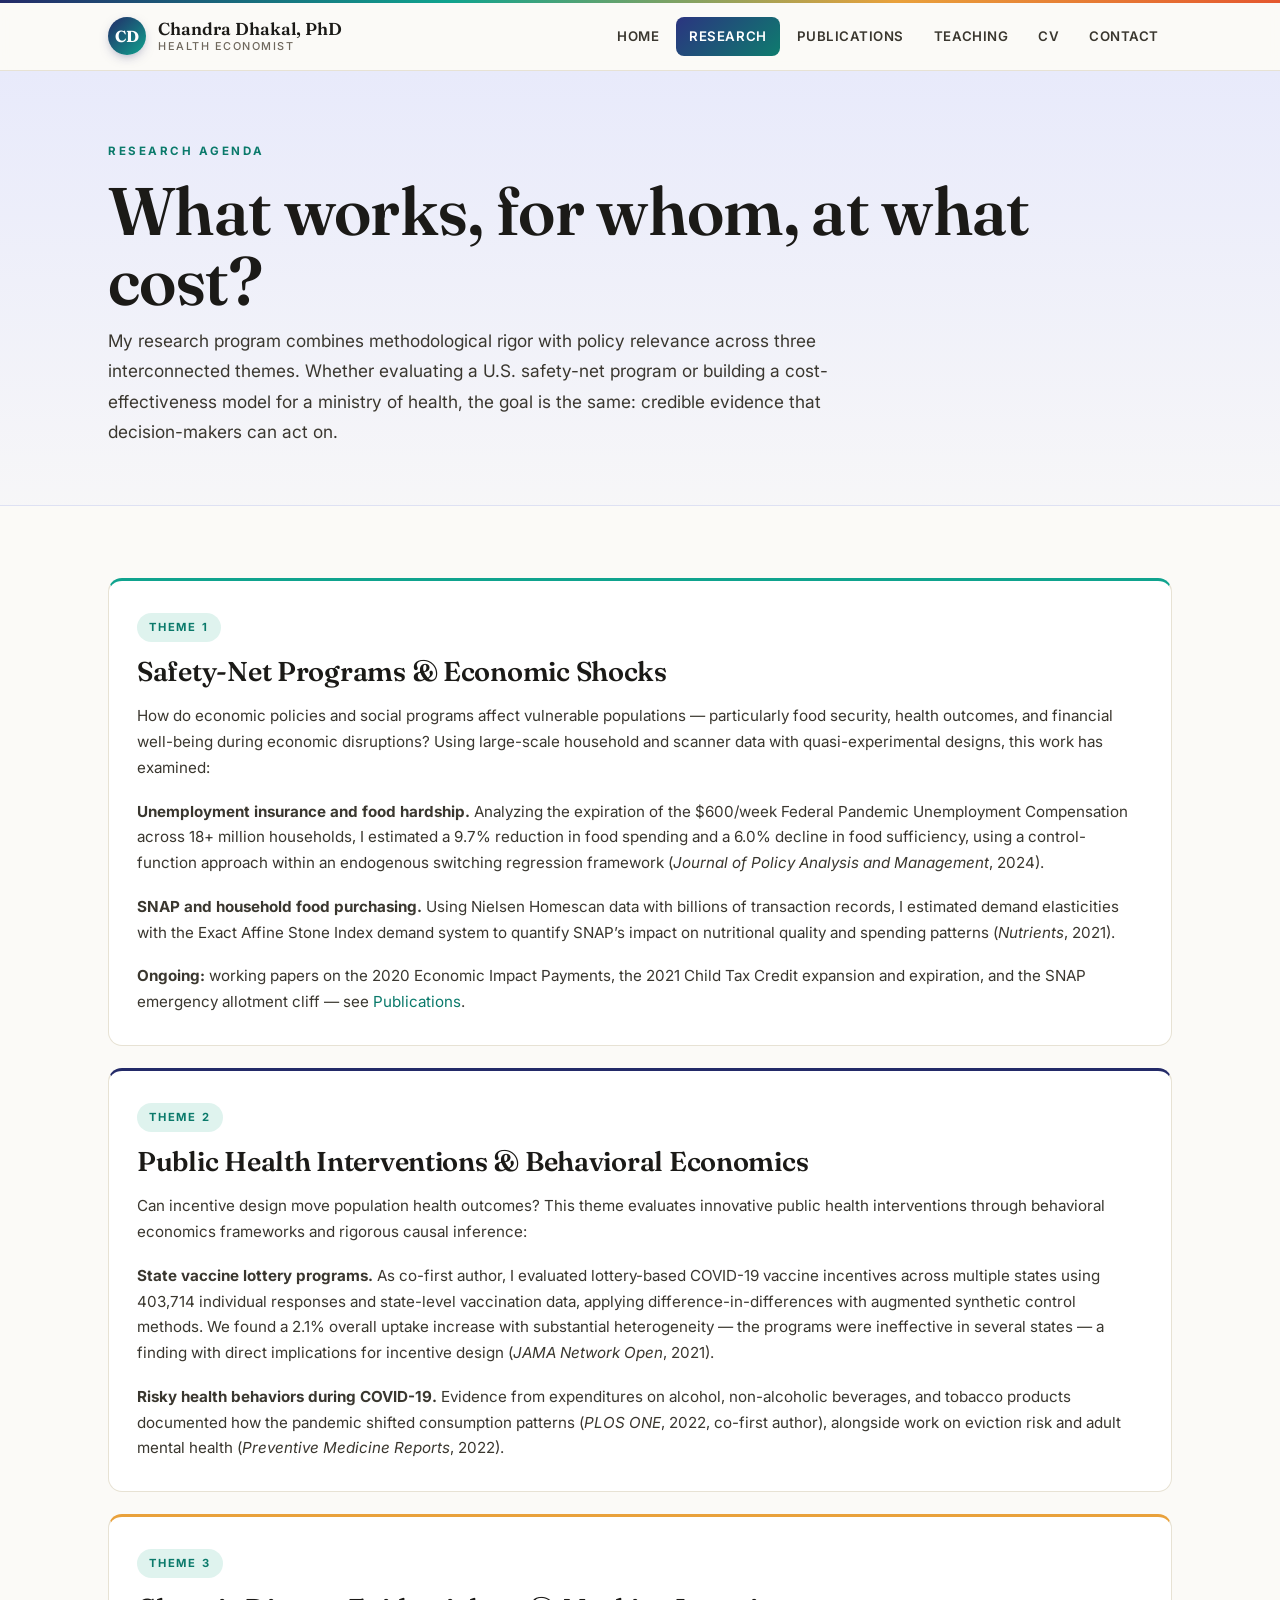
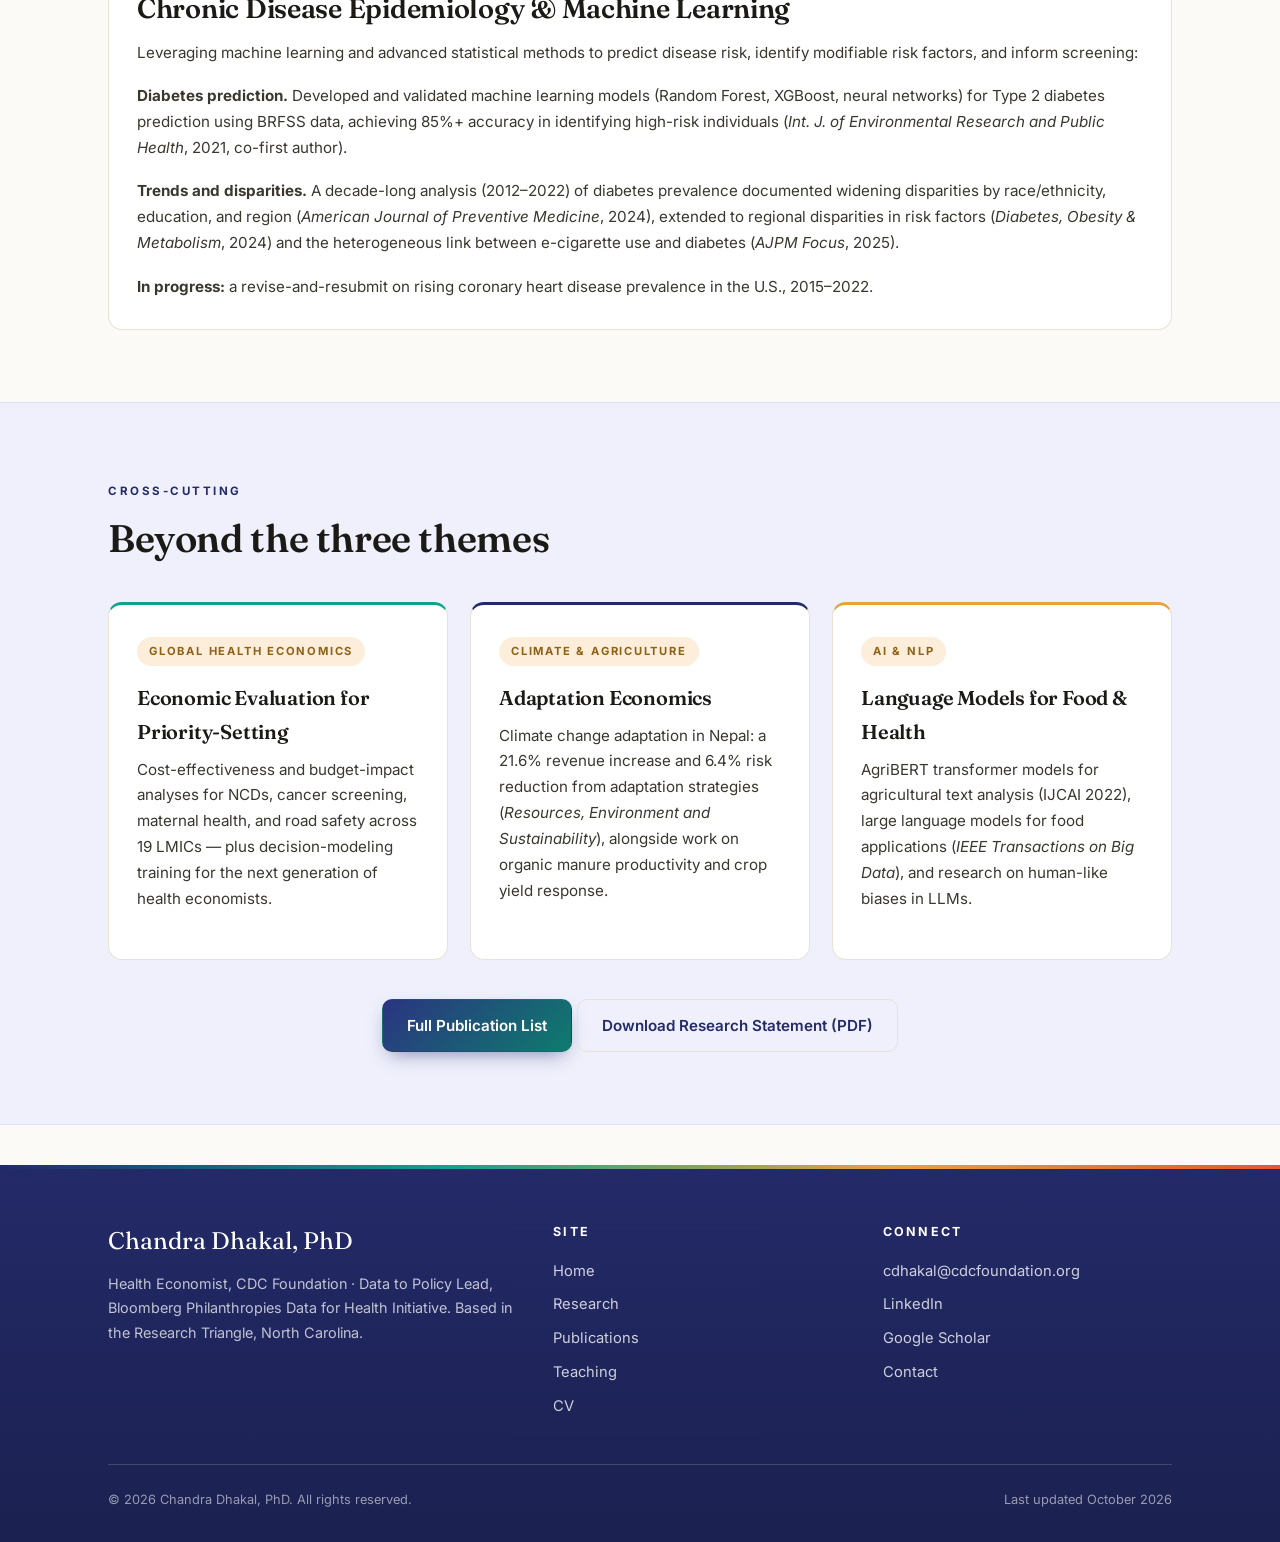
<file: research.html>
<!DOCTYPE html>
<html lang="en">
<head>
  <meta charset="UTF-8">
  <meta name="viewport" content="width=device-width, initial-scale=1.0">
  <title>Research — Chandra Dhakal, PhD</title>
  <meta name="description" content="Research agenda of Chandra Dhakal, PhD: safety-net programs, public health interventions and behavioral economics, chronic disease epidemiology and machine learning.">
  <link rel="stylesheet" href="style.css">
</head>
<body>

<header class="site-header">
  <nav class="nav">
    <a class="brand" href="index.html">
      <span class="brand-mark">CD</span>
      <span class="brand-name">Chandra Dhakal, PhD<span class="brand-sub">Health Economist</span></span>
    </a>
    <button class="nav-toggle" aria-label="Menu">&#9776;</button>
    <div class="nav-links">
      <a href="index.html">Home</a>
      <a href="research.html" class="active">Research</a>
      <a href="publications.html">Publications</a>
      <a href="teaching.html">Teaching</a>
      <a href="cv.html">CV</a>
      <a href="contact.html">Contact</a>
    </div>
  </nav>
</header>

<section class="page-hero">
  <div class="wrap">
    <span class="kicker kicker-teal">Research Agenda</span>
    <h1>What works, for whom, at what cost?</h1>
    <p class="lede">
      My research program combines methodological rigor with policy relevance across three
      interconnected themes. Whether evaluating a U.S. safety-net program or building a
      cost-effectiveness model for a ministry of health, the goal is the same: credible evidence
      that decision-makers can act on.
    </p>
  </div>
</section>

<section class="section">
  <div class="wrap">
    <div class="cards" style="grid-template-columns:1fr;">

      <div class="card reveal">
        <span class="tag">Theme 1</span>
        <h2 style="font-size:1.7rem;">Safety-Net Programs &amp; Economic Shocks</h2>
        <p>
          How do economic policies and social programs affect vulnerable populations &mdash; particularly
          food security, health outcomes, and financial well-being during economic disruptions? Using
          large-scale household and scanner data with quasi-experimental designs, this work has examined:
        </p>
        <p>
          <strong>Unemployment insurance and food hardship.</strong> Analyzing the expiration of the
          $600/week Federal Pandemic Unemployment Compensation across 18+ million households, I estimated
          a 9.7% reduction in food spending and a 6.0% decline in food sufficiency, using a control-function
          approach within an endogenous switching regression framework (<em>Journal of Policy Analysis
          and Management</em>, 2024).
        </p>
        <p>
          <strong>SNAP and household food purchasing.</strong> Using Nielsen Homescan data with billions of
          transaction records, I estimated demand elasticities with the Exact Affine Stone Index demand
          system to quantify SNAP&rsquo;s impact on nutritional quality and spending patterns
          (<em>Nutrients</em>, 2021).
        </p>
        <p style="margin-bottom:0;">
          <strong>Ongoing:</strong> working papers on the 2020 Economic Impact Payments, the 2021 Child Tax
          Credit expansion and expiration, and the SNAP emergency allotment cliff &mdash; see
          <a href="publications.html">Publications</a>.
        </p>
      </div>

      <div class="card reveal">
        <span class="tag">Theme 2</span>
        <h2 style="font-size:1.7rem;">Public Health Interventions &amp; Behavioral Economics</h2>
        <p>
          Can incentive design move population health outcomes? This theme evaluates innovative public
          health interventions through behavioral economics frameworks and rigorous causal inference:
        </p>
        <p>
          <strong>State vaccine lottery programs.</strong> As co-first author, I evaluated lottery-based
          COVID-19 vaccine incentives across multiple states using 403,714 individual responses and
          state-level vaccination data, applying difference-in-differences with augmented synthetic
          control methods. We found a 2.1% overall uptake increase with substantial heterogeneity &mdash;
          the programs were ineffective in several states &mdash; a finding with direct implications for
          incentive design (<em>JAMA Network Open</em>, 2021).
        </p>
        <p style="margin-bottom:0;">
          <strong>Risky health behaviors during COVID-19.</strong> Evidence from expenditures on alcohol,
          non-alcoholic beverages, and tobacco products documented how the pandemic shifted consumption
          patterns (<em>PLOS ONE</em>, 2022, co-first author), alongside work on eviction risk and adult
          mental health (<em>Preventive Medicine Reports</em>, 2022).
        </p>
      </div>

      <div class="card reveal">
        <span class="tag">Theme 3</span>
        <h2 style="font-size:1.7rem;">Chronic Disease Epidemiology &amp; Machine Learning</h2>
        <p>
          Leveraging machine learning and advanced statistical methods to predict disease risk, identify
          modifiable risk factors, and inform screening:
        </p>
        <p>
          <strong>Diabetes prediction.</strong> Developed and validated machine learning models (Random
          Forest, XGBoost, neural networks) for Type 2 diabetes prediction using BRFSS data, achieving
          85%+ accuracy in identifying high-risk individuals (<em>Int. J. of Environmental Research and
          Public Health</em>, 2021, co-first author).
        </p>
        <p>
          <strong>Trends and disparities.</strong> A decade-long analysis (2012&ndash;2022) of diabetes
          prevalence documented widening disparities by race/ethnicity, education, and region
          (<em>American Journal of Preventive Medicine</em>, 2024), extended to regional disparities in
          risk factors (<em>Diabetes, Obesity &amp; Metabolism</em>, 2024) and the heterogeneous link
          between e-cigarette use and diabetes (<em>AJPM Focus</em>, 2025).
        </p>
        <p style="margin-bottom:0;">
          <strong>In progress:</strong> a revise-and-resubmit on rising coronary heart disease prevalence
          in the U.S., 2015&ndash;2022.
        </p>
      </div>

    </div>
  </div>
</section>

<section class="section alt">
  <div class="wrap">
    <div class="section-head reveal">
      <span class="kicker kicker-indigo">Cross-Cutting</span>
      <h2>Beyond the three themes</h2>
    </div>
    <div class="cards three">
      <div class="card reveal">
        <span class="tag gold">Global Health Economics</span>
        <h3>Economic Evaluation for Priority-Setting</h3>
        <p>Cost-effectiveness and budget-impact analyses for NCDs, cancer screening, maternal health, and road safety across 19 LMICs &mdash; plus decision-modeling training for the next generation of health economists.</p>
      </div>
      <div class="card reveal">
        <span class="tag gold">Climate &amp; Agriculture</span>
        <h3>Adaptation Economics</h3>
        <p>Climate change adaptation in Nepal: a 21.6% revenue increase and 6.4% risk reduction from adaptation strategies (<em>Resources, Environment and Sustainability</em>), alongside work on organic manure productivity and crop yield response.</p>
      </div>
      <div class="card reveal">
        <span class="tag gold">AI &amp; NLP</span>
        <h3>Language Models for Food &amp; Health</h3>
        <p>AgriBERT transformer models for agricultural text analysis (IJCAI 2022), large language models for food applications (<em>IEEE Transactions on Big Data</em>), and research on human-like biases in LLMs.</p>
      </div>
    </div>
    <div class="reveal" style="margin-top:2.4rem; text-align:center;">
      <a class="btn btn-primary" href="publications.html">Full Publication List</a>
      <a class="btn btn-ghost" href="Research_Statement.pdf">Download Research Statement (PDF)</a>
    </div>
  </div>
</section>

<footer class="site-footer">
  <div class="wrap">
    <div class="footer-grid">
      <div>
        <div class="footer-brand">Chandra Dhakal, PhD</div>
        <p class="footer-note">Health Economist, CDC Foundation &middot; Data to Policy Lead, Bloomberg Philanthropies Data for Health Initiative. Based in the Research Triangle, North Carolina.</p>
      </div>
      <div>
        <h4>Site</h4>
        <ul class="footer-list">
          <li><a href="index.html">Home</a></li>
          <li><a href="research.html">Research</a></li>
          <li><a href="publications.html">Publications</a></li>
          <li><a href="teaching.html">Teaching</a></li>
          <li><a href="cv.html">CV</a></li>
        </ul>
      </div>
      <div>
        <h4>Connect</h4>
        <ul class="footer-list">
          <li><a href="mailto:cdhakal@cdcfoundation.org">cdhakal@cdcfoundation.org</a></li>
          <li><a href="https://www.linkedin.com/in/chandra-dhakal" target="_blank" rel="noopener">LinkedIn</a></li>
          <li><a href="https://scholar.google.com/citations?user=TNBfm48AAAAJ&amp;hl=en" target="_blank" rel="noopener">Google Scholar</a></li>
          <li><a href="contact.html">Contact</a></li>
        </ul>
      </div>
    </div>
    <div class="footer-base">
      <span>&copy; <span id="year">2026</span> Chandra Dhakal, PhD. All rights reserved.</span>
      <span>Last updated October 2026</span>
    </div>
  </div>
</footer>

<script src="script.js"></script>
</body>
</html>
</file>
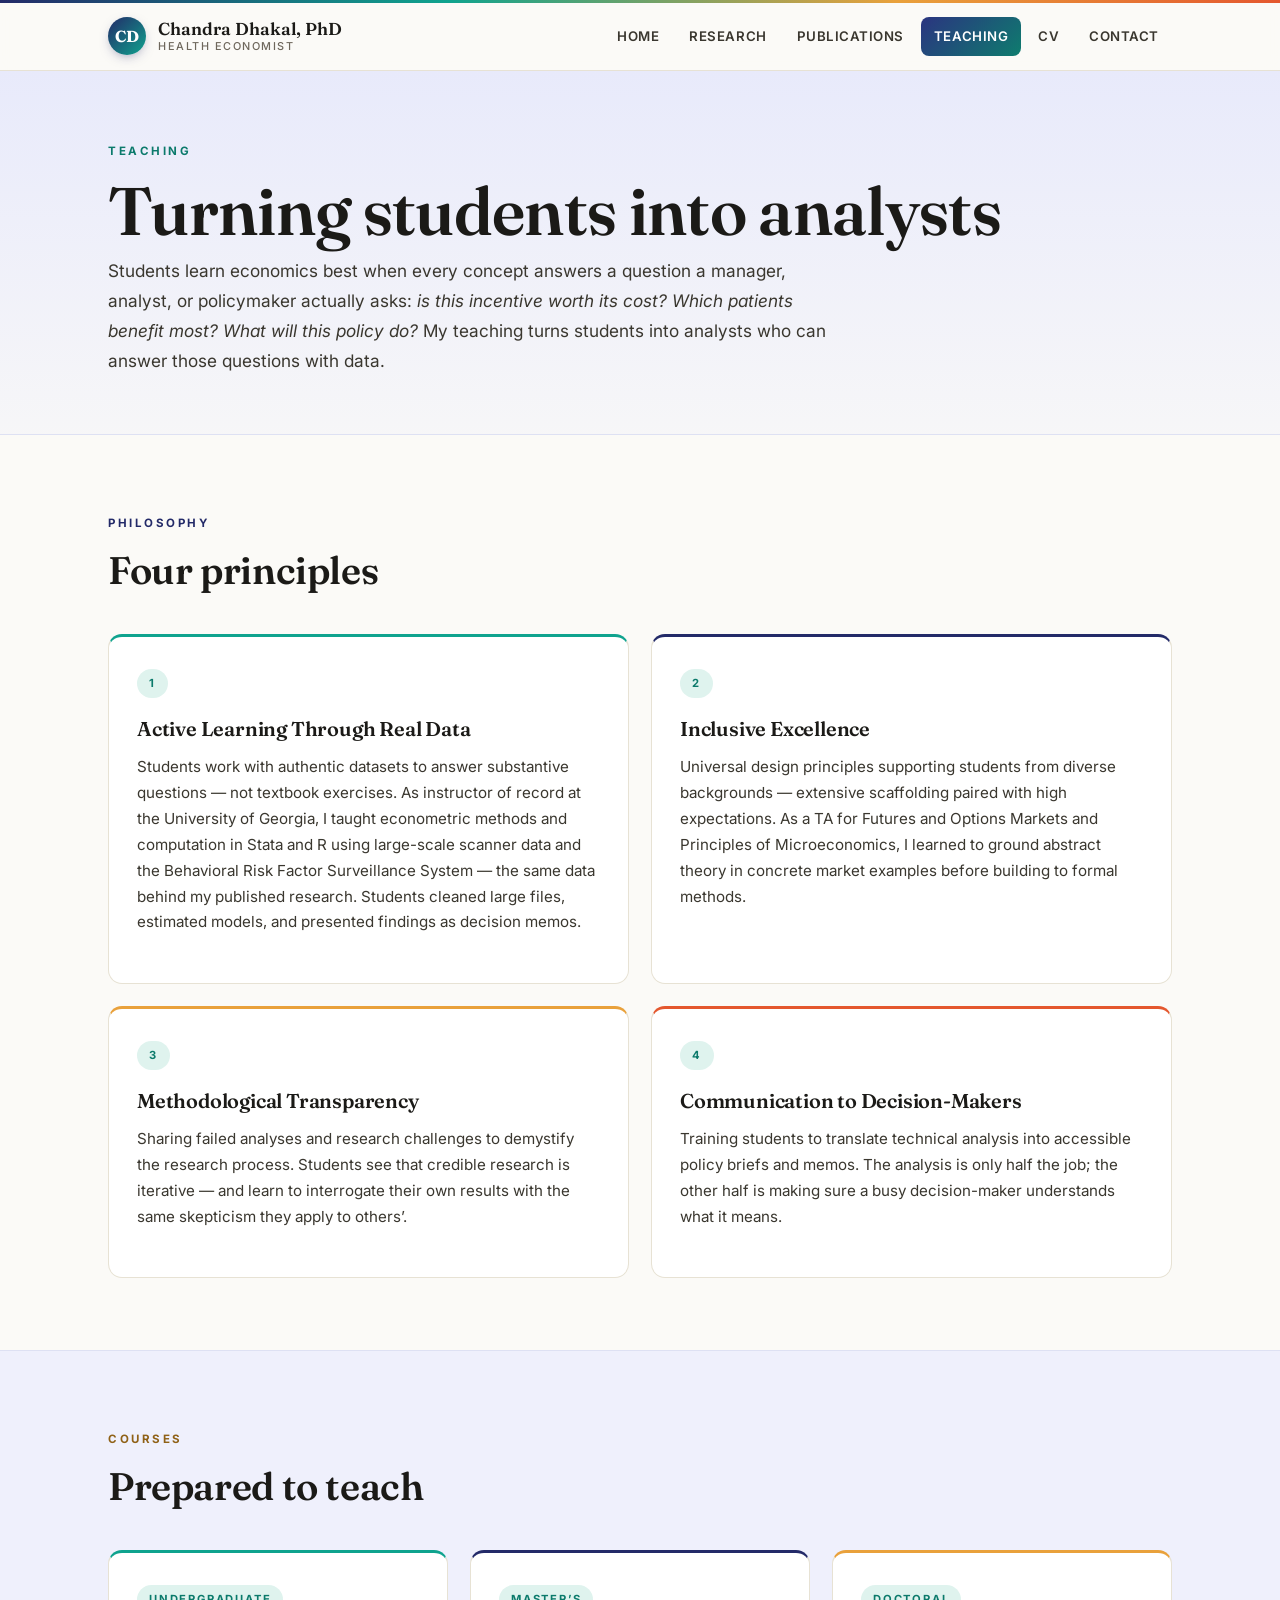
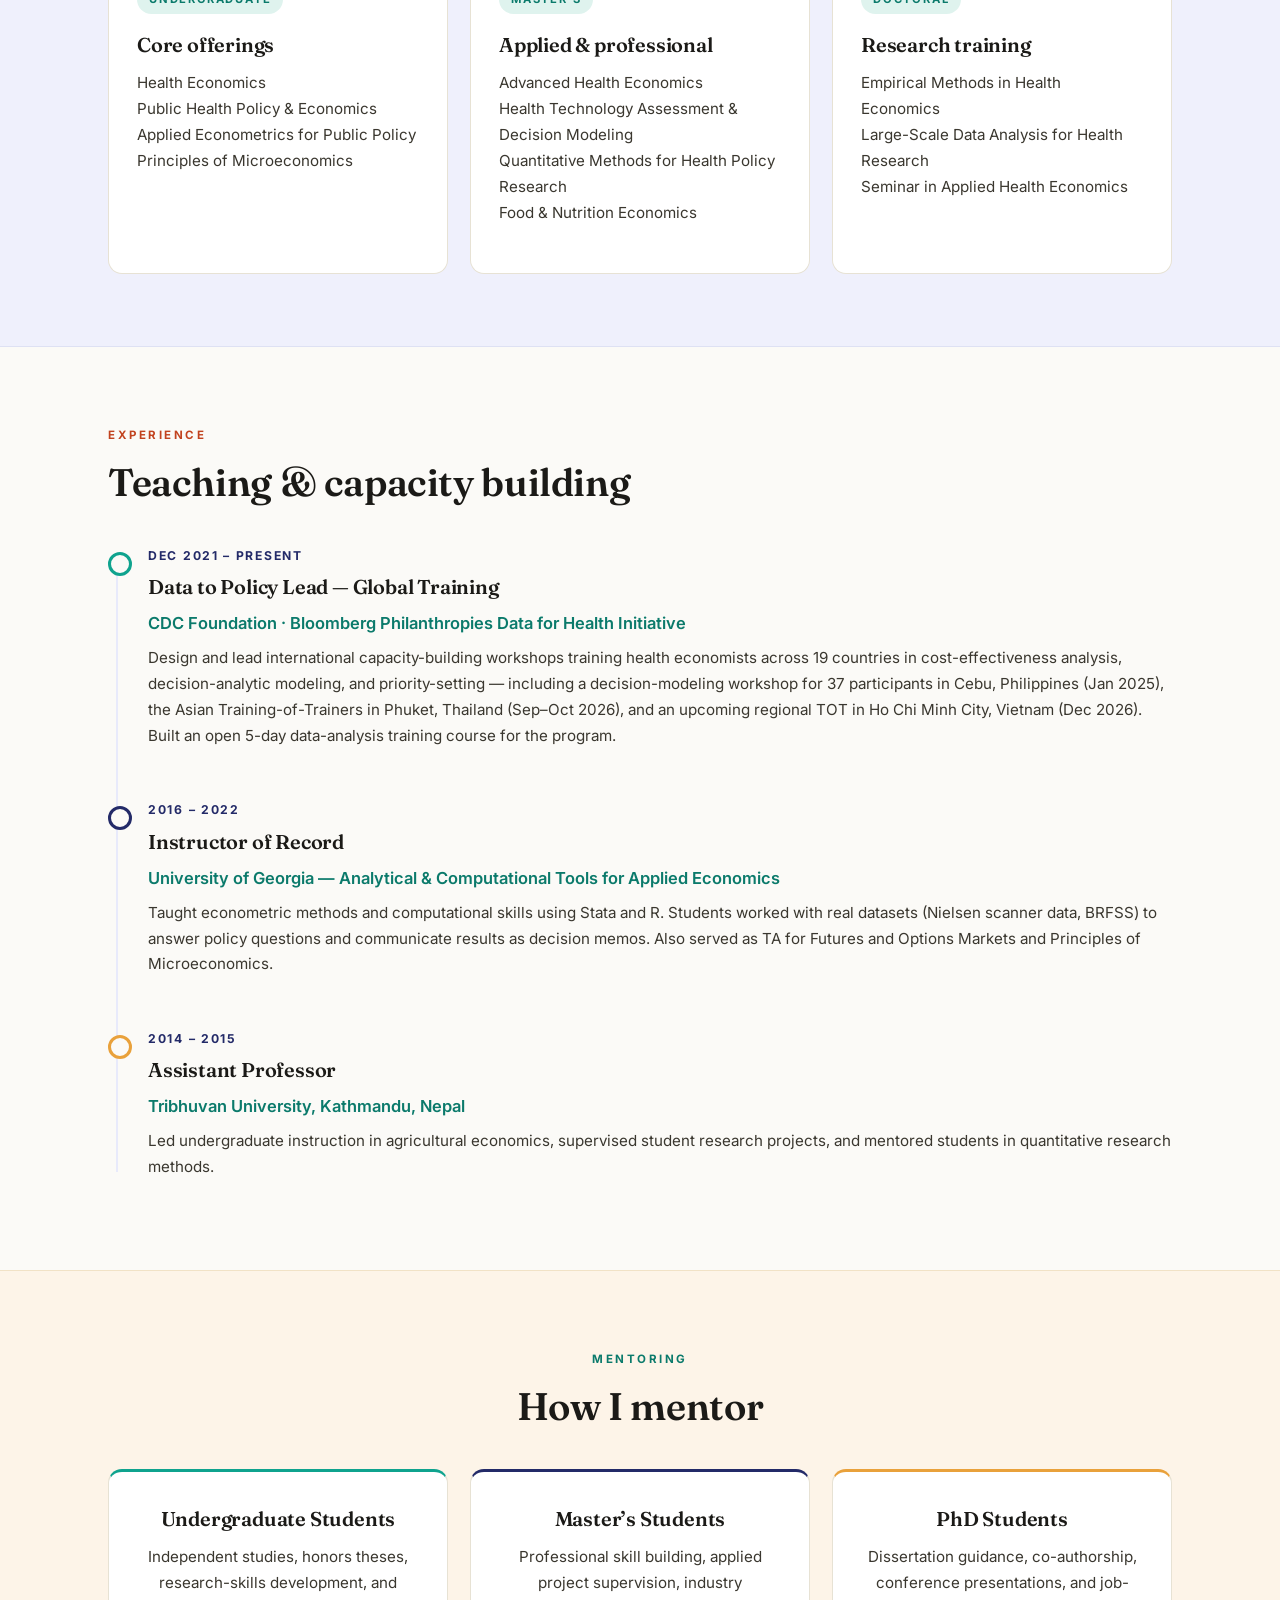
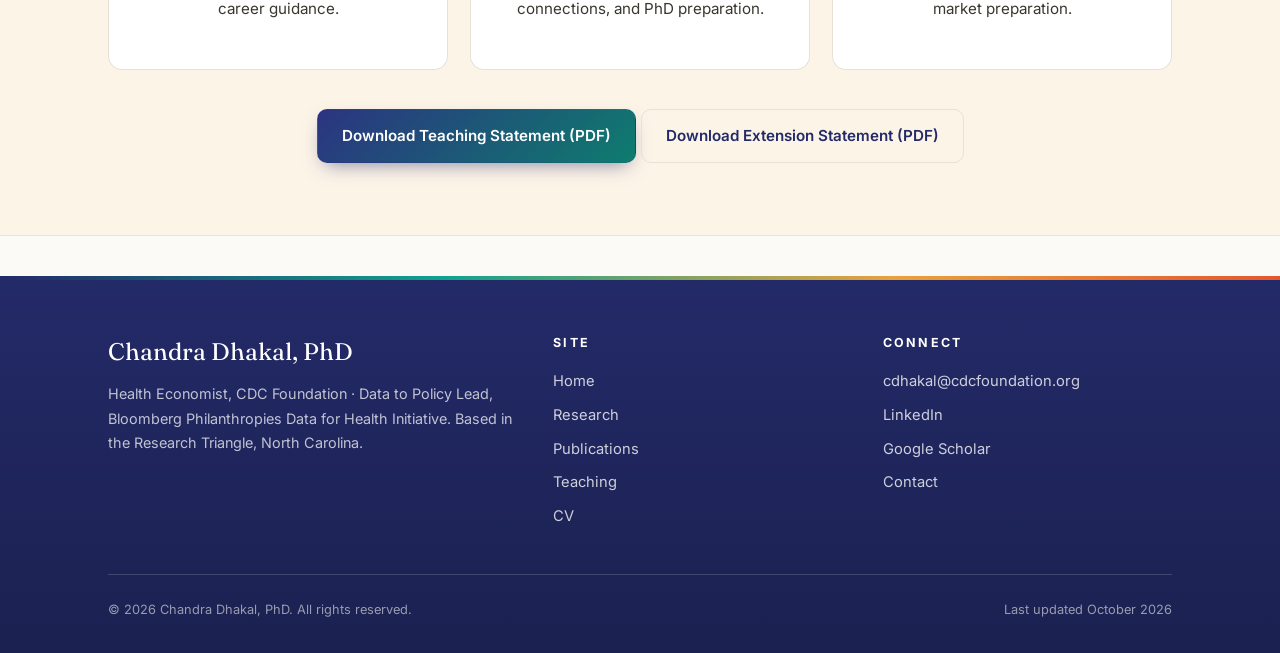
<file: teaching.html>
<!DOCTYPE html>
<html lang="en">
<head>
  <meta charset="UTF-8">
  <meta name="viewport" content="width=device-width, initial-scale=1.0">
  <title>Teaching — Chandra Dhakal, PhD</title>
  <meta name="description" content="Teaching philosophy, courses, and mentoring approach of Chandra Dhakal, PhD, plus global capacity-building workshops.">
  <link rel="stylesheet" href="style.css">
</head>
<body>

<header class="site-header">
  <nav class="nav">
    <a class="brand" href="index.html">
      <span class="brand-mark">CD</span>
      <span class="brand-name">Chandra Dhakal, PhD<span class="brand-sub">Health Economist</span></span>
    </a>
    <button class="nav-toggle" aria-label="Menu">&#9776;</button>
    <div class="nav-links">
      <a href="index.html">Home</a>
      <a href="research.html">Research</a>
      <a href="publications.html">Publications</a>
      <a href="teaching.html" class="active">Teaching</a>
      <a href="cv.html">CV</a>
      <a href="contact.html">Contact</a>
    </div>
  </nav>
</header>

<section class="page-hero">
  <div class="wrap">
    <span class="kicker kicker-teal">Teaching</span>
    <h1>Turning students into analysts</h1>
    <p class="lede">
      Students learn economics best when every concept answers a question a manager, analyst, or
      policymaker actually asks: <em>is this incentive worth its cost? Which patients benefit most?
      What will this policy do?</em> My teaching turns students into analysts who can answer those
      questions with data.
    </p>
  </div>
</section>

<section class="section">
  <div class="wrap">
    <div class="section-head reveal">
      <span class="kicker kicker-indigo">Philosophy</span>
      <h2>Four principles</h2>
    </div>
    <div class="cards two">
      <div class="card reveal">
        <span class="tag">1</span>
        <h3>Active Learning Through Real Data</h3>
        <p>Students work with authentic datasets to answer substantive questions &mdash; not textbook exercises. As instructor of record at the University of Georgia, I taught econometric methods and computation in Stata and R using large-scale scanner data and the Behavioral Risk Factor Surveillance System &mdash; the same data behind my published research. Students cleaned large files, estimated models, and presented findings as decision memos.</p>
      </div>
      <div class="card reveal">
        <span class="tag">2</span>
        <h3>Inclusive Excellence</h3>
        <p>Universal design principles supporting students from diverse backgrounds &mdash; extensive scaffolding paired with high expectations. As a TA for Futures and Options Markets and Principles of Microeconomics, I learned to ground abstract theory in concrete market examples before building to formal methods.</p>
      </div>
      <div class="card reveal">
        <span class="tag">3</span>
        <h3>Methodological Transparency</h3>
        <p>Sharing failed analyses and research challenges to demystify the research process. Students see that credible research is iterative &mdash; and learn to interrogate their own results with the same skepticism they apply to others&rsquo;.</p>
      </div>
      <div class="card reveal">
        <span class="tag">4</span>
        <h3>Communication to Decision-Makers</h3>
        <p>Training students to translate technical analysis into accessible policy briefs and memos. The analysis is only half the job; the other half is making sure a busy decision-maker understands what it means.</p>
      </div>
    </div>
  </div>
</section>

<section class="section alt">
  <div class="wrap">
    <div class="section-head reveal">
      <span class="kicker kicker-amber">Courses</span>
      <h2>Prepared to teach</h2>
    </div>
    <div class="cards three">
      <div class="card reveal">
        <span class="tag">Undergraduate</span>
        <h3>Core offerings</h3>
        <p>Health Economics<br>Public Health Policy &amp; Economics<br>Applied Econometrics for Public Policy<br>Principles of Microeconomics</p>
      </div>
      <div class="card reveal">
        <span class="tag">Master&rsquo;s</span>
        <h3>Applied &amp; professional</h3>
        <p>Advanced Health Economics<br>Health Technology Assessment &amp; Decision Modeling<br>Quantitative Methods for Health Policy Research<br>Food &amp; Nutrition Economics</p>
      </div>
      <div class="card reveal">
        <span class="tag">Doctoral</span>
        <h3>Research training</h3>
        <p>Empirical Methods in Health Economics<br>Large-Scale Data Analysis for Health Research<br>Seminar in Applied Health Economics</p>
      </div>
    </div>
  </div>
</section>

<section class="section">
  <div class="wrap">
    <div class="section-head reveal">
      <span class="kicker kicker-coral">Experience</span>
      <h2>Teaching &amp; capacity building</h2>
    </div>
    <ul class="timeline reveal">
      <li>
        <div class="t-date">Dec 2021 &ndash; Present</div>
        <h3>Data to Policy Lead &mdash; Global Training</h3>
        <div class="t-org">CDC Foundation &middot; Bloomberg Philanthropies Data for Health Initiative</div>
        <p>Design and lead international capacity-building workshops training health economists across 19 countries in cost-effectiveness analysis, decision-analytic modeling, and priority-setting &mdash; including a decision-modeling workshop for 37 participants in Cebu, Philippines (Jan 2025), the Asian Training-of-Trainers in Phuket, Thailand (Sep&ndash;Oct 2026), and an upcoming regional TOT in Ho Chi Minh City, Vietnam (Dec 2026). Built an open 5-day data-analysis training course for the program.</p>
      </li>
      <li>
        <div class="t-date">2016 &ndash; 2022</div>
        <h3>Instructor of Record</h3>
        <div class="t-org">University of Georgia &mdash; Analytical &amp; Computational Tools for Applied Economics</div>
        <p>Taught econometric methods and computational skills using Stata and R. Students worked with real datasets (Nielsen scanner data, BRFSS) to answer policy questions and communicate results as decision memos. Also served as TA for Futures and Options Markets and Principles of Microeconomics.</p>
      </li>
      <li>
        <div class="t-date">2014 &ndash; 2015</div>
        <h3>Assistant Professor</h3>
        <div class="t-org">Tribhuvan University, Kathmandu, Nepal</div>
        <p>Led undergraduate instruction in agricultural economics, supervised student research projects, and mentored students in quantitative research methods.</p>
      </li>
    </ul>
  </div>
</section>

<section class="section alt alt-peach">
  <div class="wrap">
    <div class="section-head reveal" style="text-align:center; margin-left:auto; margin-right:auto;">
      <span class="kicker kicker-teal">Mentoring</span>
      <h2>How I mentor</h2>
    </div>
    <div class="cards three">
      <div class="card reveal" style="text-align:center;">
        <h3>Undergraduate Students</h3>
        <p>Independent studies, honors theses, research-skills development, and career guidance.</p>
      </div>
      <div class="card reveal" style="text-align:center;">
        <h3>Master&rsquo;s Students</h3>
        <p>Professional skill building, applied project supervision, industry connections, and PhD preparation.</p>
      </div>
      <div class="card reveal" style="text-align:center;">
        <h3>PhD Students</h3>
        <p>Dissertation guidance, co-authorship, conference presentations, and job-market preparation.</p>
      </div>
    </div>
    <div class="reveal" style="margin-top:2.4rem; text-align:center;">
      <a class="btn btn-primary" href="Teaching_Statement.pdf">Download Teaching Statement (PDF)</a>
      <a class="btn btn-ghost" href="Extension_Statement.pdf">Download Extension Statement (PDF)</a>
    </div>
  </div>
</section>

<footer class="site-footer">
  <div class="wrap">
    <div class="footer-grid">
      <div>
        <div class="footer-brand">Chandra Dhakal, PhD</div>
        <p class="footer-note">Health Economist, CDC Foundation &middot; Data to Policy Lead, Bloomberg Philanthropies Data for Health Initiative. Based in the Research Triangle, North Carolina.</p>
      </div>
      <div>
        <h4>Site</h4>
        <ul class="footer-list">
          <li><a href="index.html">Home</a></li>
          <li><a href="research.html">Research</a></li>
          <li><a href="publications.html">Publications</a></li>
          <li><a href="teaching.html">Teaching</a></li>
          <li><a href="cv.html">CV</a></li>
        </ul>
      </div>
      <div>
        <h4>Connect</h4>
        <ul class="footer-list">
          <li><a href="mailto:cdhakal@cdcfoundation.org">cdhakal@cdcfoundation.org</a></li>
          <li><a href="https://www.linkedin.com/in/chandra-dhakal" target="_blank" rel="noopener">LinkedIn</a></li>
          <li><a href="https://scholar.google.com/citations?user=TNBfm48AAAAJ&amp;hl=en" target="_blank" rel="noopener">Google Scholar</a></li>
          <li><a href="contact.html">Contact</a></li>
        </ul>
      </div>
    </div>
    <div class="footer-base">
      <span>&copy; <span id="year">2026</span> Chandra Dhakal, PhD. All rights reserved.</span>
      <span>Last updated October 2026</span>
    </div>
  </div>
</footer>

<script src="script.js"></script>
</body>
</html>
</file>
<file: style.css>
/* ============================================================
   Chandra Dhakal, PhD — Personal Website
   Design: vibrant professional / academic
   Type: Fraunces (display serif) + Inter (body)
   Palette: indigo-navy primary, vivid teal, warm amber, coral
   ============================================================ */
@import url('https://fonts.googleapis.com/css2?family=Fraunces:opsz,wght@9..144,400;9..144,500;9..144,600;9..144,700&family=Inter:wght@400;500;600;700&display=swap');

:root {
  --paper: #FBFAF7;
  --paper-2: #F5F1E8;
  --ink: #1B1A17;
  --ink-soft: #3A372F;
  --muted: #6E675C;
  --faint: #9A937F;
  --line: #E7E2D4;
  --card: #FFFFFF;

  /* Vibrant professional palette */
  --indigo: #232A68;
  --indigo-deep: #1B2150;
  --indigo-bright: #2E3790;
  --periwinkle: #E8EAFB;
  --periwinkle-soft: #EFF0FC;

  --teal: #0FA38E;          /* vivid teal — decorative / large text */
  --teal-text: #0B7A6B;     /* AA-safe teal for body-size text (5.3:1 on white) */
  --teal-deep: #0E7C6E;     /* gradient-safe teal (5.1:1 white text) */
  --teal-tint: #DFF3EE;

  --amber: #E9A13B;         /* warm amber — decorative */
  --amber-text: #8F6116;    /* AA-safe amber for body-size text (5.4:1) */
  --amber-stat: #B97A17;    /* AA-safe amber for large display text (3.6:1) */
  --peach: #FDEEDC;
  --peach-soft: #FDF4E8;

  --coral: #E4572E;         /* coral accent — decorative */
  --coral-text: #C2431F;    /* AA-safe coral for body-size text (5.1:1) */
  --coral-stat: #D64A28;    /* AA-safe coral for large display text (4.3:1) */
  --coral-tint: #FDE6DD;

  --grad-primary: linear-gradient(135deg, #2B3480 0%, #0E7C6E 100%);
  --grad-primary-hover: linear-gradient(135deg, #1B2150 0%, #0B6B5E 100%);
  --grad-brand: linear-gradient(135deg, #232A68 0%, #0FA38E 100%);
  --grad-rainbow: linear-gradient(90deg, #232A68 0%, #0FA38E 35%, #E9A13B 70%, #E4572E 100%);

  --radius: 14px;
  --shadow: 0 1px 2px rgba(27,26,23,.05), 0 12px 32px -12px rgba(27,26,23,.18);
  --shadow-lift: 0 2px 4px rgba(27,26,23,.06), 0 18px 40px -12px rgba(35,42,104,.28);
  --maxw: 1120px;
}

* { box-sizing: border-box; }
html { scroll-behavior: smooth; }
body {
  margin: 0;
  background: var(--paper);
  color: var(--ink);
  font-family: 'Inter', system-ui, -apple-system, sans-serif;
  font-size: 16.5px;
  line-height: 1.7;
  -webkit-font-smoothing: antialiased;
}
::selection { background: var(--indigo); color: #fff; }

h1, h2, h3, .serif { font-family: 'Fraunces', Georgia, serif; font-weight: 600; letter-spacing: -0.01em; }
h1 { font-size: clamp(2rem, 8vw, 4.2rem); line-height: 1.05; margin: 0 0 .5rem; }
.nowrap { white-space: nowrap; }
h2 { font-size: clamp(1.7rem, 3vw, 2.4rem); line-height: 1.15; margin: 0 0 1rem; }
h3 { font-size: 1.25rem; margin: 0 0 .6rem; }
p { margin: 0 0 1.1rem; color: var(--ink-soft); }
a { color: var(--teal-text); text-decoration: none; }
a:hover { text-decoration: underline; text-underline-offset: 3px; }
a:focus-visible, button:focus-visible {
  outline: 3px solid rgba(35,42,104,.45); outline-offset: 2px; border-radius: 6px;
}

.wrap { max-width: var(--maxw); margin: 0 auto; padding: 0 28px; }
.kicker {
  display: inline-block; font-size: .72rem; font-weight: 700;
  letter-spacing: .22em; text-transform: uppercase; color: var(--teal-text);
  margin-bottom: .9rem;
}
/* Per-section kicker colors (AA-safe text variants) */
.kicker-teal { color: var(--teal-text); }
.kicker-indigo { color: var(--indigo); }
.kicker-amber { color: var(--amber-text); }
.kicker-coral { color: var(--coral-text); }
.lede { font-size: 1.18rem; line-height: 1.75; color: var(--ink-soft); max-width: 46rem; }
.rule { border: 0; border-top: 1px solid var(--line); margin: 0; }

/* ---------- Header / Nav ---------- */
.site-header {
  position: sticky; top: 0; z-index: 100;
  background: rgba(251,250,247,.9);
  backdrop-filter: blur(14px); -webkit-backdrop-filter: blur(14px);
  border-bottom: 1px solid var(--line);
}
.site-header::before {
  content: ""; display: block; height: 3px; background: var(--grad-rainbow);
}
.nav { display: flex; align-items: center; justify-content: space-between; padding: 14px 28px; max-width: var(--maxw); margin: 0 auto; }
.brand { display: flex; align-items: center; gap: 12px; color: var(--ink); }
.brand:hover { text-decoration: none; }
.brand-mark {
  width: 38px; height: 38px; border-radius: 50%;
  background: var(--grad-brand); color: #fff;
  display: flex; align-items: center; justify-content: center;
  font-family: 'Fraunces', serif; font-weight: 700; font-size: 1rem; letter-spacing: .02em;
  flex: none; box-shadow: 0 4px 12px -4px rgba(35,42,104,.5);
}
.brand-name { font-family: 'Fraunces', serif; font-weight: 600; font-size: 1.08rem; line-height: 1.2; }
.brand-sub { display: block; font-family: 'Inter', sans-serif; font-weight: 500; font-size: .68rem; letter-spacing: .14em; text-transform: uppercase; color: var(--muted); }
.nav-links { display: flex; gap: 4px; align-items: center; }
.nav-links a {
  color: var(--ink-soft); font-size: .83rem; font-weight: 600; letter-spacing: .04em;
  padding: 8px 13px; border-radius: 8px; text-transform: uppercase;
}
.nav-links a:hover { background: var(--periwinkle-soft); color: var(--indigo); text-decoration: none; }
.nav-links a.active { background: var(--grad-primary); color: #fff; }
.nav-toggle { display: none; background: none; border: 1px solid var(--line); border-radius: 8px; padding: 8px 12px; font-size: 1.1rem; cursor: pointer; color: var(--ink); }

/* ---------- Hero ---------- */
.hero { padding: 84px 0 64px; position: relative; overflow: hidden; }
.hero::before {
  content: ""; position: absolute; inset: 0; pointer-events: none;
  background:
    linear-gradient(135deg, rgba(35,42,104,.08) 0%, rgba(15,163,142,.08) 55%, rgba(233,161,59,.05) 100%),
    radial-gradient(560px 320px at 92% 18%, rgba(228,87,46,.06), transparent 70%);
}
.hero-grid { display: grid; grid-template-columns: 1.55fr .9fr; gap: 56px; align-items: center; position: relative; }
.hero-role { font-size: .8rem; font-weight: 700; letter-spacing: .2em; text-transform: uppercase; color: var(--indigo); margin-bottom: 1rem; }
.hero h1 .accent {
  font-style: italic;
  background: linear-gradient(92deg, #0E8A76 0%, var(--indigo) 90%);
  -webkit-background-clip: text; background-clip: text; color: transparent;
}
.hero-actions { display: flex; gap: 12px; flex-wrap: wrap; margin-top: 1.8rem; }
.btn {
  display: inline-flex; align-items: center; gap: 9px;
  font-weight: 600; font-size: .95rem; padding: 13px 24px; border-radius: 10px;
  border: 1px solid transparent; cursor: pointer; transition: transform .15s ease, box-shadow .15s ease, background .15s ease;
}
.btn:hover { text-decoration: none; transform: translateY(-1px); }
.btn-primary { background: var(--grad-primary); color: #fff; box-shadow: 0 8px 20px -8px rgba(35,42,104,.6); }
.btn-primary:hover { background: var(--grad-primary-hover); color: #fff; box-shadow: 0 10px 24px -8px rgba(27,33,80,.65); }
.btn-ghost { background: transparent; color: var(--indigo); border-color: var(--line); }
.btn-ghost:hover { border-color: var(--indigo); color: var(--indigo-deep); background: var(--periwinkle-soft); }
.portrait-frame {
  aspect-ratio: 4 / 5; border-radius: 18px; overflow: hidden; position: relative;
  background: linear-gradient(150deg, var(--indigo-deep), var(--teal-deep));
  box-shadow: var(--shadow); border: 1px solid rgba(35,42,104,.25);
}
.portrait-frame img { width: 100%; height: 100%; object-fit: cover; display: block; }
.portrait-caption {
  margin-top: 12px; font-size: .8rem; color: var(--faint); text-align: center; font-style: italic;
}

/* ---------- Stats ---------- */
.stats { display: grid; grid-template-columns: repeat(3, 1fr); gap: 18px; margin: 8px 0 0; }
.stat {
  background: var(--card); border: 1px solid var(--line); border-top: 4px solid var(--teal);
  border-radius: var(--radius); padding: 26px 24px;
  transition: transform .18s ease, box-shadow .18s ease;
}
.stat:hover { transform: translateY(-3px); box-shadow: var(--shadow-lift); }
.stat:nth-child(1) { border-top-color: var(--teal); }
.stat:nth-child(1) .stat-num { color: var(--teal); }
.stat:nth-child(2) { border-top-color: var(--amber); }
.stat:nth-child(2) .stat-num { color: var(--amber-stat); }
.stat:nth-child(3) { border-top-color: var(--coral); }
.stat:nth-child(3) .stat-num { color: var(--coral-stat); }
.stat-num { font-family: 'Fraunces', serif; font-size: 2.3rem; font-weight: 600; line-height: 1; margin-bottom: .4rem; }
.stat-label { font-size: .78rem; font-weight: 600; letter-spacing: .12em; text-transform: uppercase; color: var(--muted); }

/* ---------- Sections ---------- */
.section { padding: 72px 0; }
.section.alt { background: var(--periwinkle-soft); border-top: 1px solid #DEE1F3; border-bottom: 1px solid #DEE1F3; }
.section.alt-peach { background: var(--peach-soft); border-top: 1px solid #F1E2C6; border-bottom: 1px solid #F1E2C6; }
.section-head { max-width: 46rem; margin-bottom: 2.6rem; }
.cards { display: grid; gap: 22px; }
.cards.two { grid-template-columns: repeat(2, 1fr); }
.cards.three { grid-template-columns: repeat(3, 1fr); }
.card {
  background: var(--card); border: 1px solid var(--line); border-top: 3px solid var(--teal);
  border-radius: var(--radius); padding: 30px 28px;
  transition: transform .18s ease, box-shadow .18s ease;
}
.card:hover { transform: translateY(-3px); box-shadow: var(--shadow-lift); }
/* Accent top-border cycling: teal → indigo → amber → coral */
.cards .card:nth-child(4n+1) { border-top-color: var(--teal); }
.cards .card:nth-child(4n+2) { border-top-color: var(--indigo); }
.cards .card:nth-child(4n+3) { border-top-color: var(--amber); }
.cards .card:nth-child(4n)   { border-top-color: var(--coral); }
.card .tag {
  display: inline-block; font-size: .7rem; font-weight: 700; letter-spacing: .16em; text-transform: uppercase;
  color: var(--teal-text); background: var(--teal-tint); border-radius: 999px; padding: 5px 12px; margin-bottom: .9rem;
}
.card .tag.gold { color: var(--amber-text); background: var(--peach); }
.card .tag.indigo { color: var(--indigo); background: var(--periwinkle); }
.card .tag.coral { color: var(--coral-text); background: var(--coral-tint); }
.card h3 { margin-bottom: .5rem; }
.card p { font-size: .95rem; }
.card .meta { font-size: .8rem; color: var(--faint); font-weight: 600; letter-spacing: .04em; margin-bottom: .7rem; }

/* ---------- News ---------- */
.news-list { list-style: none; margin: 0; padding: 0; }
.news-list li {
  display: grid; grid-template-columns: 150px 1fr; gap: 24px;
  padding: 20px 0; border-bottom: 1px solid var(--line);
}
.news-list li:last-child { border-bottom: 0; }
.news-date { font-size: .78rem; font-weight: 700; letter-spacing: .1em; text-transform: uppercase; color: var(--coral-text); padding-top: 4px; white-space: nowrap; }
.news-list p { margin: 0; font-size: .98rem; }

/* ---------- Publications ---------- */
.pub-year { font-family: 'Fraunces', serif; font-size: 1.6rem; color: var(--indigo); margin: 2.6rem 0 1.1rem; padding-bottom: .5rem; border-bottom: 2px solid var(--periwinkle); }
.pub-year:first-of-type { margin-top: 0; }
.pub {
  background: var(--card); border: 1px solid var(--line); border-top: 3px solid var(--teal);
  border-radius: 12px; padding: 20px 22px; margin-bottom: 14px;
  transition: transform .18s ease, box-shadow .18s ease, border-color .18s ease;
}
.pub:hover { transform: translateY(-3px); box-shadow: var(--shadow-lift); }
.pub:nth-of-type(4n+1) { border-top-color: var(--teal); }
.pub:nth-of-type(4n+2) { border-top-color: var(--indigo); }
.pub:nth-of-type(4n+3) { border-top-color: var(--amber); }
.pub:nth-of-type(4n)   { border-top-color: var(--coral); }
.pub-title { font-weight: 600; color: var(--ink); margin-bottom: 4px; }
.pub-cite { font-size: .9rem; color: var(--muted); margin: 0; }
.pub-cite em { color: var(--ink-soft); font-style: normal; font-weight: 600; }
.badge {
  display: inline-block; font-size: .68rem; font-weight: 700; letter-spacing: .1em; text-transform: uppercase;
  background: var(--peach); color: var(--amber-text); border-radius: 999px; padding: 3px 10px; margin-left: 8px; vertical-align: middle;
}

/* ---------- Timeline ---------- */
.timeline { position: relative; margin: 0; padding: 0; list-style: none; }
.timeline::before { content: ""; position: absolute; left: 8px; top: 8px; bottom: 8px; width: 2px; background: var(--periwinkle); }
.timeline li { position: relative; padding: 0 0 34px 40px; }
.timeline li:last-child { padding-bottom: 0; }
.timeline li::before {
  content: ""; position: absolute; left: 0; top: 6px; width: 18px; height: 18px; border-radius: 50%;
  background: var(--paper); border: 3px solid var(--teal);
}
.timeline li:nth-child(4n+2)::before { border-color: var(--indigo); }
.timeline li:nth-child(4n+3)::before { border-color: var(--amber); }
.timeline li:nth-child(4n)::before { border-color: var(--coral); }
.timeline .t-date { font-size: .76rem; font-weight: 700; letter-spacing: .14em; text-transform: uppercase; color: var(--indigo); }
.timeline h3 { margin: .25rem 0 .3rem; }
.timeline .t-org { font-weight: 600; color: var(--teal-text); margin-bottom: .5rem; }
.timeline p { font-size: .95rem; }

/* ---------- CV page ---------- */
.doc-grid { display: grid; grid-template-columns: repeat(2, 1fr); gap: 22px; }
.doc-card {
  display: flex; gap: 20px; align-items: flex-start;
  background: linear-gradient(135deg, var(--indigo) 0%, var(--indigo-deep) 100%);
  color: #fff; border-radius: var(--radius); padding: 30px 28px;
  transition: transform .18s ease, box-shadow .18s ease;
  border-top: 3px solid var(--teal);
}
.doc-card:hover { transform: translateY(-3px); box-shadow: var(--shadow-lift); text-decoration: none; }
.doc-card:nth-child(4n+2) { border-top-color: var(--amber); }
.doc-card:nth-child(4n+3) { border-top-color: var(--coral); }
.doc-card:nth-child(4n) { border-top-color: var(--indigo-bright); }
.doc-icon {
  flex: none; width: 58px; height: 58px; border-radius: 14px;
  background: rgba(255,255,255,.12); display: flex; align-items: center; justify-content: center;
  font-family: 'Fraunces', serif; font-size: 1.4rem; font-weight: 700; color: #fff;
}
.doc-card h3 { color: #fff; margin-bottom: .3rem; }
.doc-card p { color: rgba(255,255,255,.78); font-size: .9rem; margin: 0; }
.fact-table { width: 100%; border-collapse: collapse; }
.fact-table td { padding: 13px 6px; border-bottom: 1px solid var(--line); vertical-align: top; font-size: .96rem; }
.fact-table td:first-child { font-weight: 700; width: 220px; color: var(--ink); white-space: nowrap; }
.fact-table td:last-child { color: var(--ink-soft); }

/* ---------- Contact ---------- */
.contact-grid { display: grid; grid-template-columns: repeat(3, 1fr); gap: 22px; }
.contact-card {
  background: var(--card); border: 1px solid var(--line); border-top: 3px solid var(--teal);
  border-radius: var(--radius); padding: 30px 26px; text-align: center;
  transition: transform .18s ease, box-shadow .18s ease;
}
.contact-card:hover { transform: translateY(-3px); box-shadow: var(--shadow-lift); }
.contact-card:nth-child(3n+2) { border-top-color: var(--amber); }
.contact-card:nth-child(3n+2) .cc-icon { background: var(--peach); color: var(--amber-text); }
.contact-card:nth-child(3n) { border-top-color: var(--coral); }
.contact-card:nth-child(3n) .cc-icon { background: var(--coral-tint); color: var(--coral-text); }
.contact-card .cc-icon {
  width: 52px; height: 52px; border-radius: 50%; background: var(--teal-tint); color: var(--teal-text);
  display: flex; align-items: center; justify-content: center; margin: 0 auto 14px;
  font-family: 'Fraunces', serif; font-weight: 700; font-size: 1.15rem;
}
.contact-card h3 { font-size: 1.05rem; margin-bottom: .4rem; }
.contact-card a { font-size: .92rem; word-break: break-all; }

/* ---------- Footer ---------- */
.site-footer {
  position: relative;
  background: linear-gradient(180deg, var(--indigo) 0%, var(--indigo-deep) 100%);
  color: rgba(255,255,255,.78); padding: 56px 0 32px; margin-top: 40px;
}
.site-footer::before {
  content: ""; position: absolute; top: 0; left: 0; right: 0; height: 4px;
  background: var(--grad-rainbow);
}
.footer-grid { display: grid; grid-template-columns: 1.4fr 1fr 1fr; gap: 40px; margin-bottom: 36px; }
.site-footer h4 { color: #fff; font-size: .78rem; letter-spacing: .18em; text-transform: uppercase; margin: 0 0 1rem; font-family: 'Inter', sans-serif; }
.site-footer a { color: rgba(255,255,255,.78); }
.site-footer a:hover { color: #fff; }
.footer-brand { font-family: 'Fraunces', serif; font-size: 1.5rem; color: #fff; margin-bottom: .6rem; }
.footer-note { font-size: .9rem; max-width: 26rem; color: rgba(255,255,255,.72); }
.footer-list { list-style: none; margin: 0; padding: 0; font-size: .92rem; }
.footer-list li { margin-bottom: .55rem; }
.footer-base { border-top: 1px solid rgba(255,255,255,.16); padding-top: 24px; display: flex; justify-content: space-between; gap: 16px; font-size: .8rem; color: rgba(255,255,255,.55); flex-wrap: wrap; }

/* ---------- Reveal animation ---------- */
.reveal { opacity: 0; transform: translateY(22px); transition: opacity .7s ease, transform .7s ease; }
.reveal.in { opacity: 1; transform: none; }
@media (prefers-reduced-motion: reduce) { .reveal { opacity: 1; transform: none; transition: none; } }

/* ---------- Page hero (subpages) ---------- */
.page-hero { padding: 64px 0 40px; border-bottom: 1px solid #DEE1F3; background: linear-gradient(180deg, var(--periwinkle) 0%, var(--paper) 130%); }
.page-hero h1 { margin-bottom: .6rem; }
.page-hero .lede { font-size: 1.08rem; }

/* ---------- Responsive ---------- */
@media (max-width: 900px) {
  .hero-grid { grid-template-columns: 1fr; gap: 36px; }
  .portrait-frame { max-width: 340px; }
  .cards.two, .cards.three, .doc-grid { grid-template-columns: 1fr; }
  .contact-grid { grid-template-columns: 1fr; }
  .footer-grid { grid-template-columns: 1fr; gap: 28px; }
  .news-list li { grid-template-columns: 1fr; gap: 6px; }
  .nav-links {
    display: none; position: absolute; top: 100%; left: 0; right: 0;
    background: var(--paper); border-bottom: 1px solid var(--line);
    flex-direction: column; align-items: stretch; padding: 12px 20px 20px;
  }
  .nav-links.open { display: flex; }
  .nav-links a { padding: 12px 8px; }
  .nav-toggle { display: block; }
  .site-header .nav { position: relative; }
  .fact-table td:first-child { width: 140px; white-space: normal; }
}
</file>
